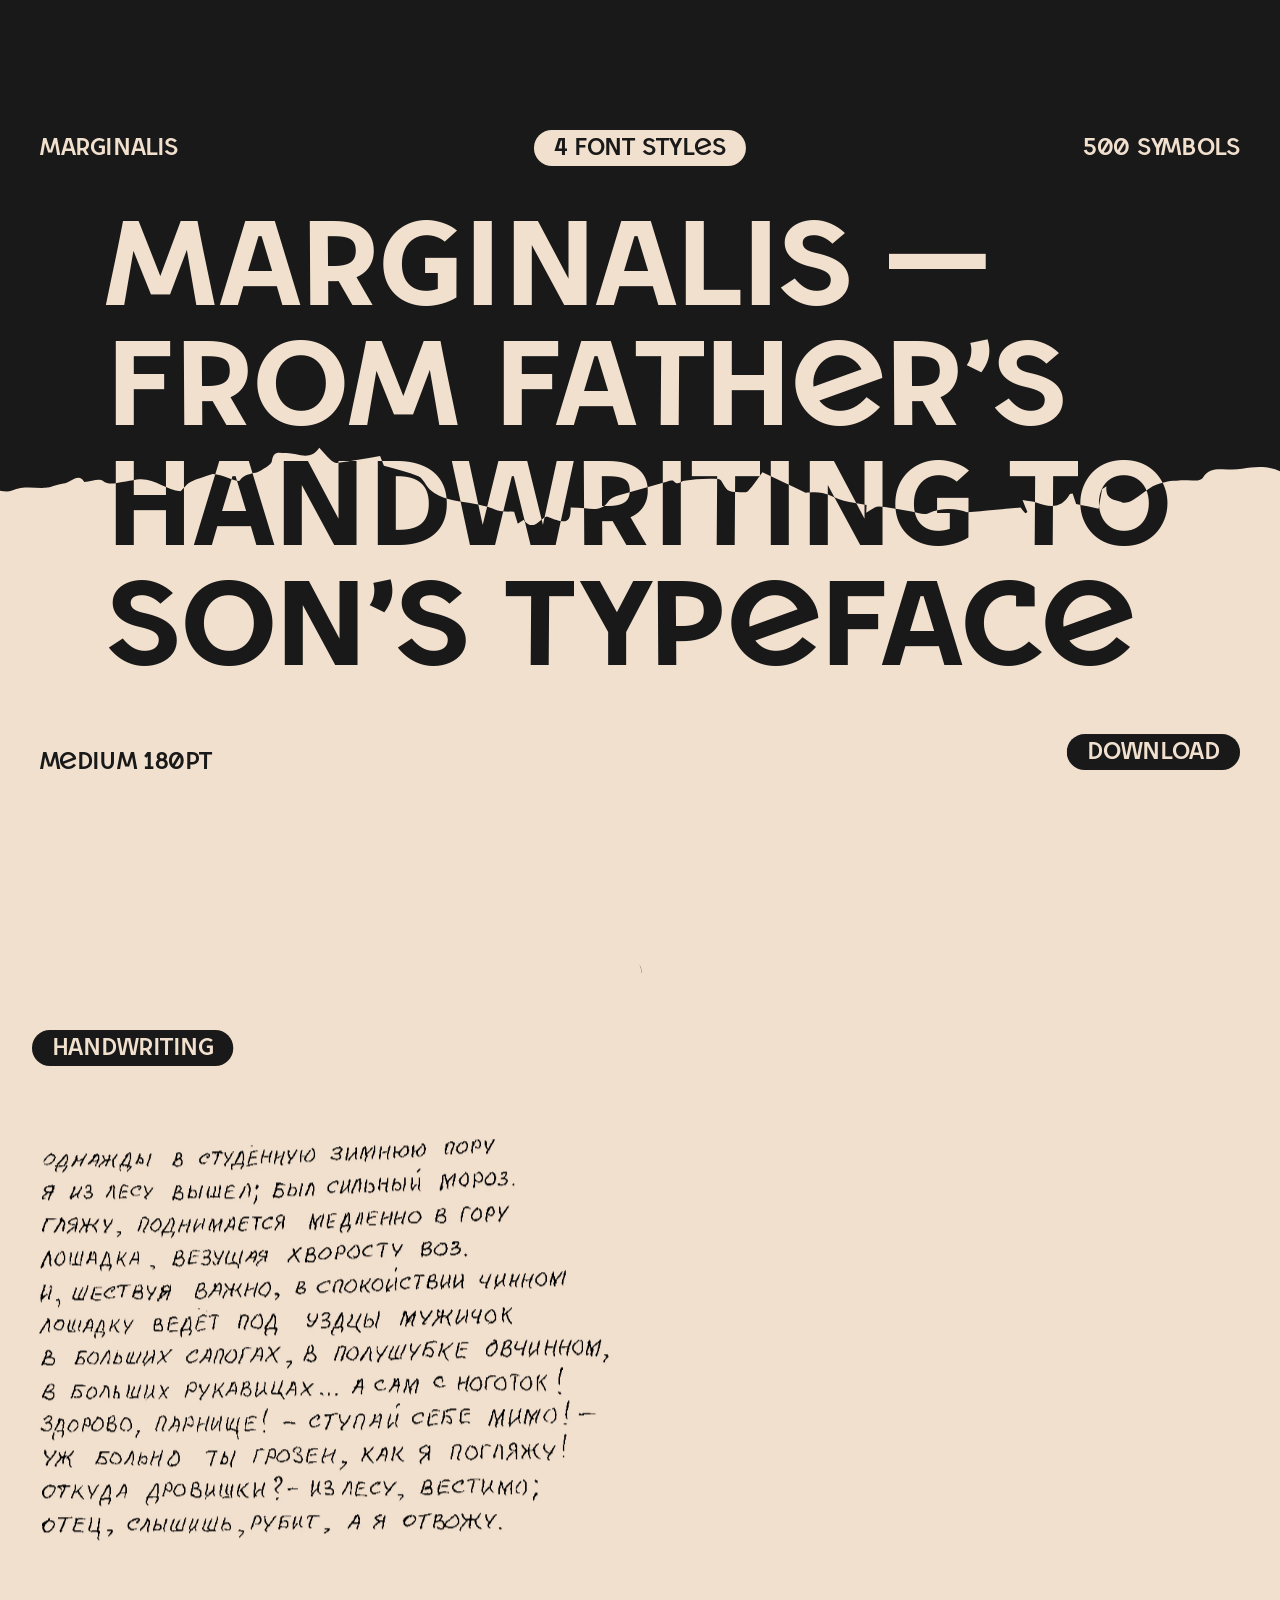
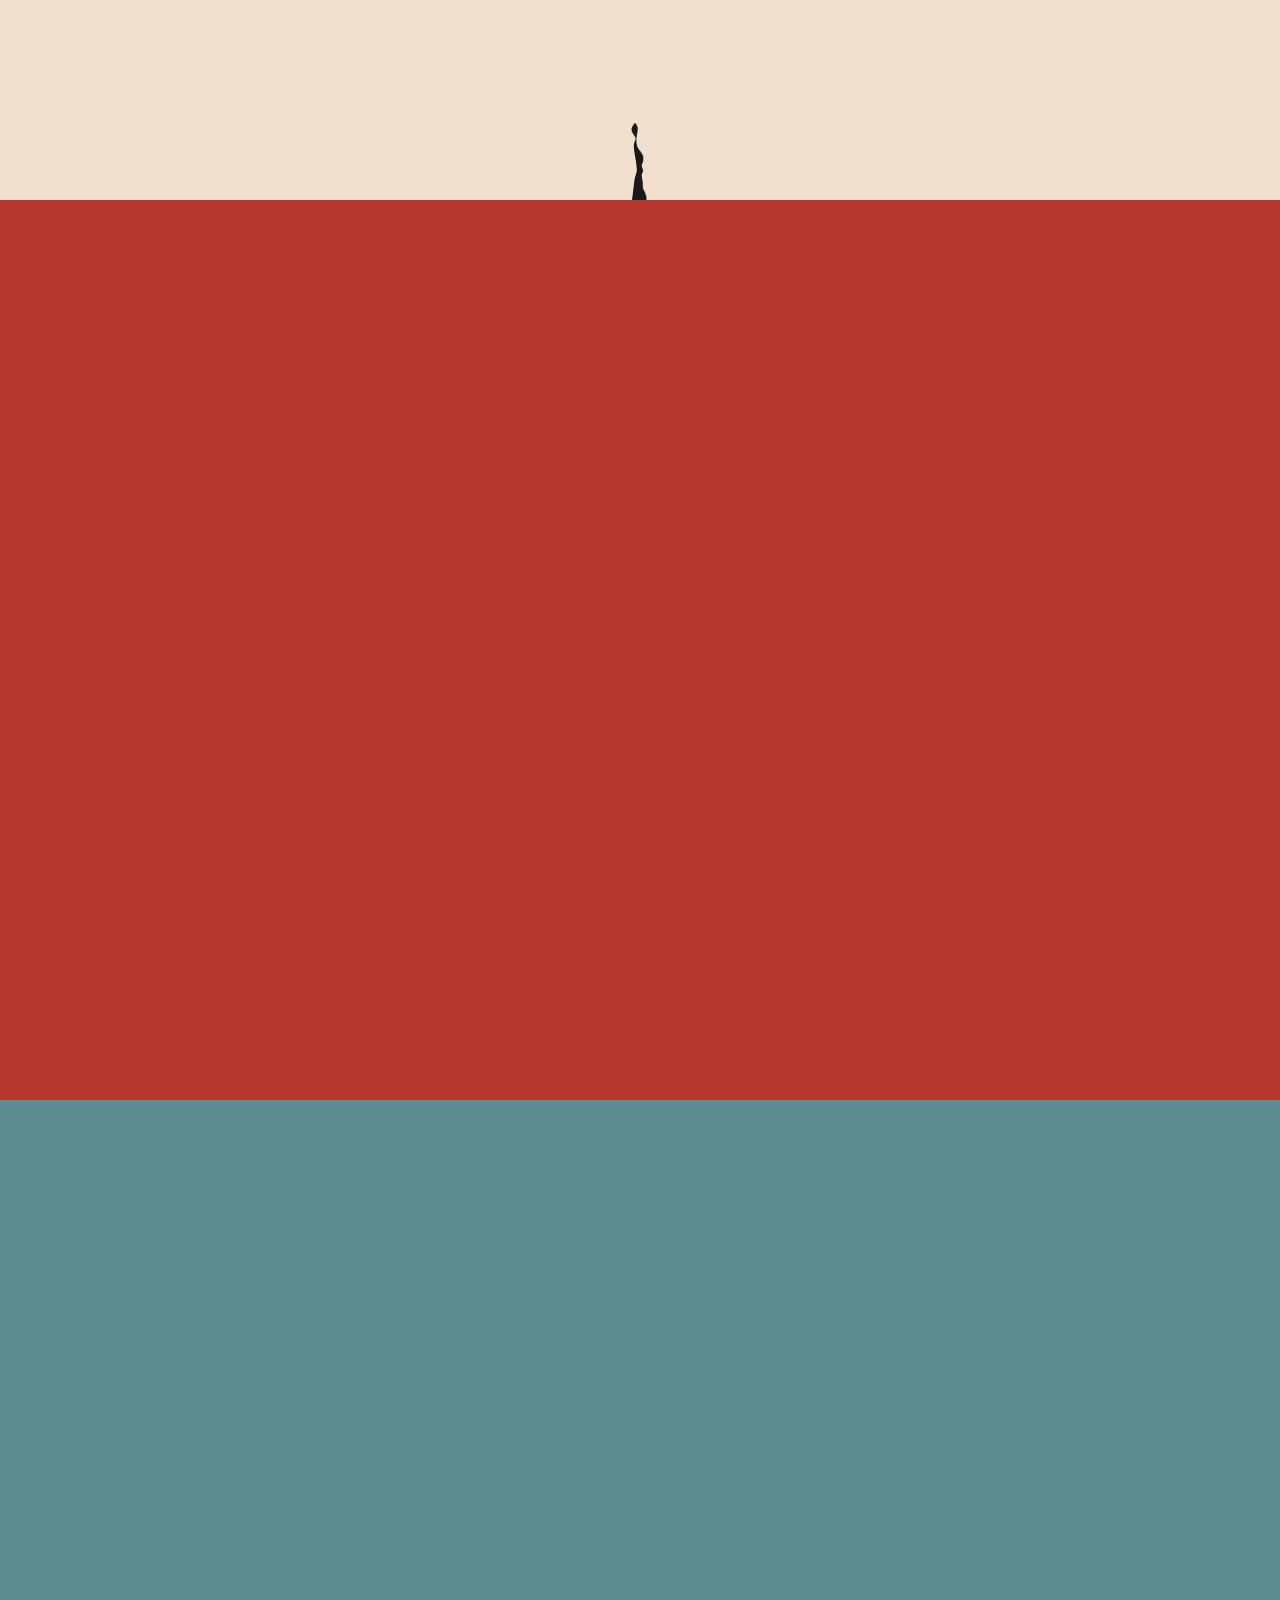
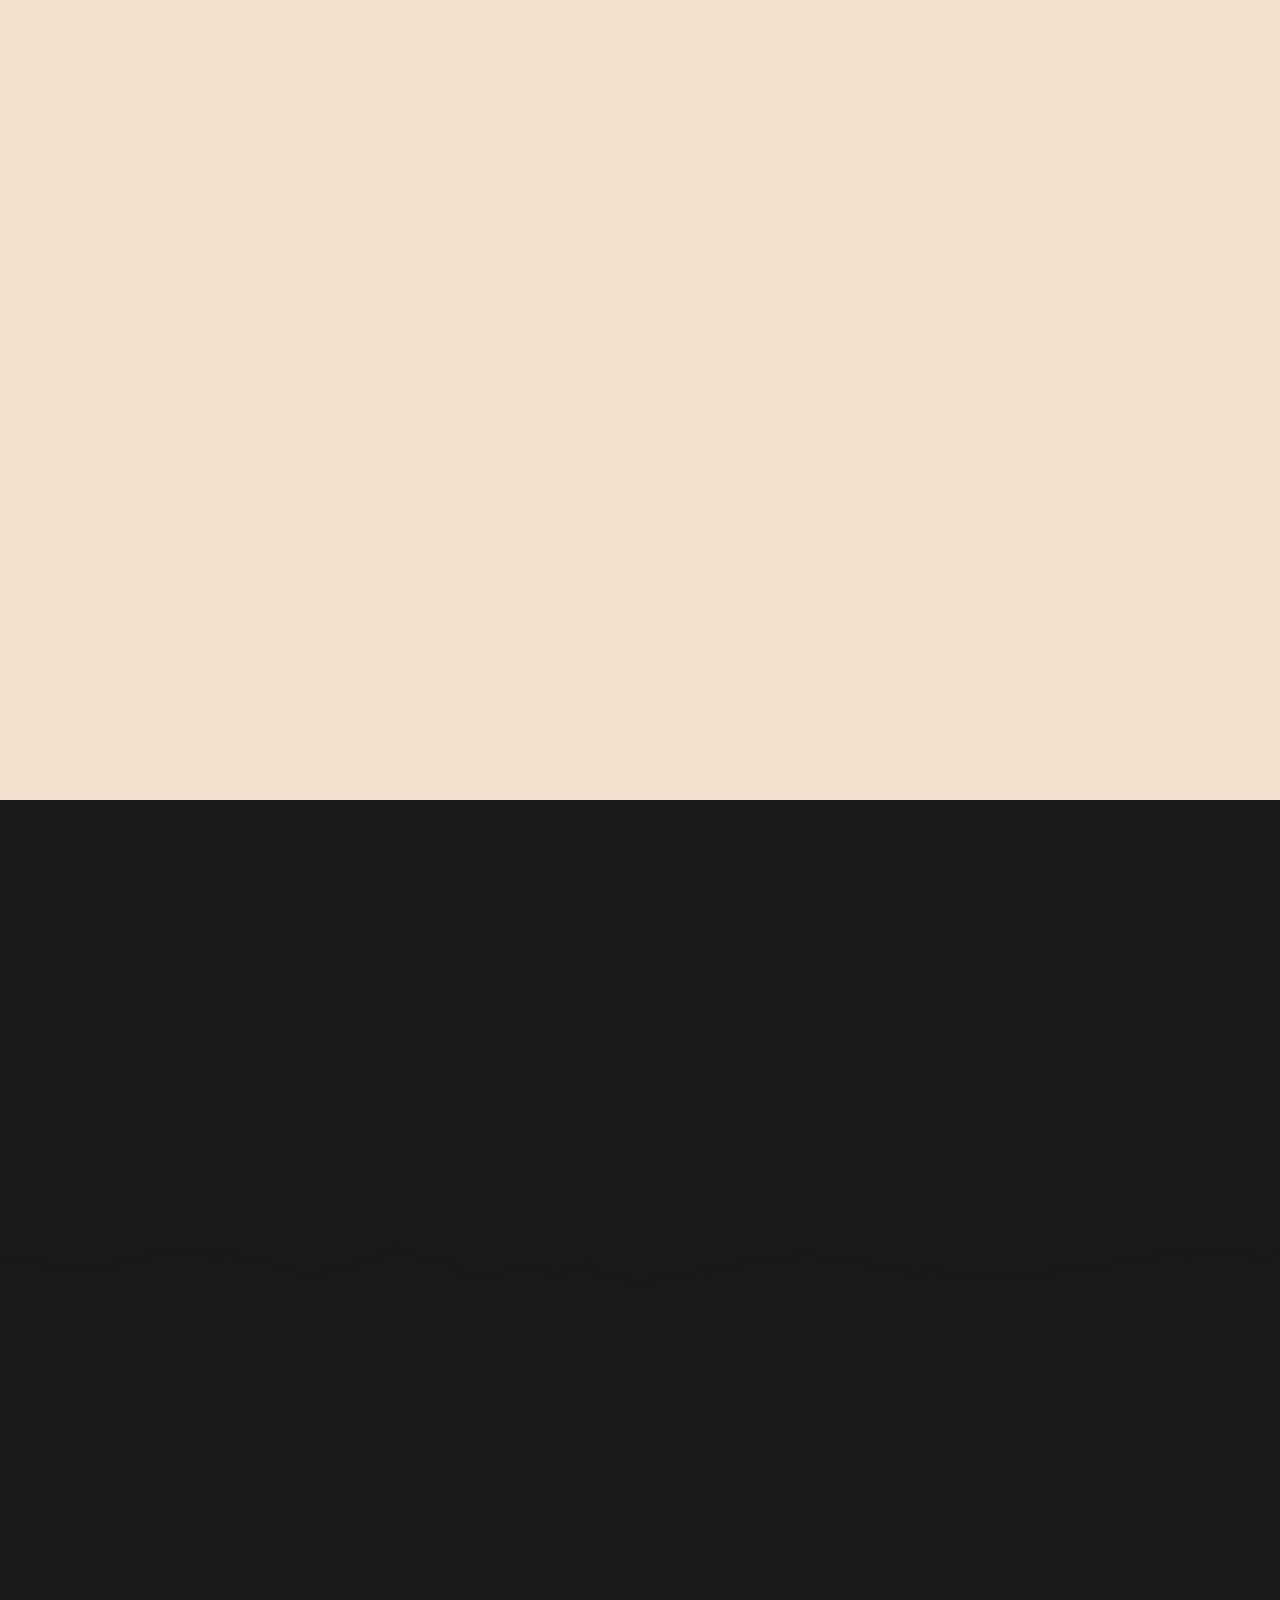
<file: index.html>
<!doctype html>
<html lang="ru">
<head>
<meta charset="utf-8">
<meta name="viewport" content="width=device-width, initial-scale=1">
<!-- iOS: don't turn 1234567890 into a phone link -->
<meta name="format-detection" content="telephone=no, date=no, email=no, address=no">
<title>Marginalis — type specimen</title>
<meta name="description" content="Marginalis — from father’s handwriting to son’s typeface. Type specimen: Regular, Medium, Rounded, Rounded Medium.">
<link rel="icon" href="favicon.svg?v=1" type="image/svg+xml">
<link rel="icon" href="favicon-32.png?v=1" sizes="32x32" type="image/png">
<link rel="apple-touch-icon" href="apple-touch-icon.png?v=1">
<meta name="theme-color" content="#191919">
<!-- link preview (Telegram, WhatsApp, VK, Facebook, X…) -->
<meta property="og:type" content="website">
<meta property="og:site_name" content="Marginalis">
<meta property="og:title" content="Marginalis — type specimen">
<meta property="og:description" content="Marginalis — from father’s handwriting to son’s typeface. Type specimen: Regular, Medium, Rounded, Rounded Medium.">
<meta property="og:url" content="https://marginalis.art/">
<meta property="og:image" content="https://marginalis.art/og.jpg?v=1">
<meta property="og:image:width" content="1200">
<meta property="og:image:height" content="600">
<meta property="og:image:alt" content="Marginalis — 4 font styles">
<meta property="og:locale" content="ru_RU">
<meta name="twitter:card" content="summary_large_image">
<meta name="twitter:image" content="https://marginalis.art/og.jpg?v=1">
<link rel="preload" href="fonts/Marginalis-Regular.woff2?v=20261016e" as="font" type="font/woff2" crossorigin>
<link rel="preload" href="fonts/Marginalis-Medium.woff2?v=20261016e" as="font" type="font/woff2" crossorigin>
<link rel="preload" href="fonts/Marginalis-Rounded.woff2?v=20261016e" as="font" type="font/woff2" crossorigin>
<link rel="preload" href="fonts/Marginalis-RoundedMedium.woff2?v=20261016e" as="font" type="font/woff2" crossorigin>
<link rel="stylesheet" href="styles.css?v=20261016e">
<script>document.documentElement.classList.add('js')</script>
</head>
<body>
<div class="preloader" aria-hidden="true">
  <p class="pl-word">marginalis</p>
  <div class="pl-bar"><i></i></div>
</div>


<main>

<!-- 1 -->
<section class="slide" id="s1" aria-label="Marginalis — from father’s handwriting to son’s typeface">
  <div class="stage">
    <img class="abs paper" src="assets/s1-paper.svg?v=20261016e" alt="">
    <h1 class="abs t title w-medium c-dark">
      <span class="ln a" style="--d:.1s">Marginalis —</span>
      <span class="ln a" style="--d:.22s">from father’s </span>
      <span class="ln a" style="--d:.34s">handwriting to</span>
      <span class="ln a" style="--d:.46s">son’s typeface</span>
    </h1>
    <div class="abs t title w-medium c-cream masked" aria-hidden="true">
      <span class="ln a" style="--d:.1s">Marginalis —</span>
      <span class="ln a" style="--d:.22s">from father’s </span>
      <span class="ln a" style="--d:.34s">handwriting to</span>
      <span class="ln a" style="--d:.46s">son’s typeface</span>
    </div>
    <p class="abs t lbl c-dark a" style="left:60px;top:996px;--d:2.2s" data-m="top:1814px">medium 180pt</p>
    <p class="abs t lbl c-cream a" style="right:60px;top:75px;--anim:fadeDown;--d:.5s">500 symbols</p>
    <div class="chip bg-cream a" style="left:959.59px;top:60px;transform:translateX(-50%);--anim:fadeDown;--d:.35s" data-m="left:60px;top:150px;transform:none"><span class="c-dark">4 font styles</span></div>
    <p class="abs t lbl c-cream a" style="left:60px;top:75px;--anim:fadeDown;--d:.2s">Marginalis</p>
    <div class="tearoff" aria-hidden="true">
      <div class="abs t title w-medium c-cream">
        <span class="ln a" style="--d:.1s">Marginalis —</span>
        <span class="ln a" style="--d:.22s">from father’s </span>
        <span class="ln a" style="--d:.34s">handwriting to</span>
        <span class="ln a" style="--d:.46s">son’s typeface</span>
      </div>
    </div>
    <a class="chip bg-dark dl-m a" href="https://github.com/Bloorgard/marginalis" target="_blank" rel="noopener" style="right:60px;bottom:60px;--anim:fadeIn;--d:2.6s"><span class="c-cream">download</span></a>
  </div>
</section>

<!-- 7 -->
<section class="slide" id="s7" aria-label="Marginalis vs handwriting">
  <div class="stage" style="background:var(--dark)">
    <div class="paper-side" style="position:absolute;inset:0">
      <div class="abs" data-m="display:none" style="left:-580px;top:-600px;width:1500px;height:2280px;background:var(--cream)"></div>
      <img class="abs" src="assets/s7-paper.svg?v=20261016e" alt="" style="left:-123.92px;top:-220px;transform:scaleX(-1)" data-m="left:-13px;top:-353px;transform:rotate(-90deg)">
      <div class="chip bg-dark" style="left:198.59px;top:60px;transform:translateX(-50%)" data-m="left:60px;top:60px;transform:none"><span class="c-cream">handwriting</span></div>
      <img class="abs a" data-m="left:503px;top:206px" src="assets/s7-dot.svg?v=20261016e" alt="" style="left:507px;top:224px;--anim:pop;--d:1.6s">
      <img class="abs a" data-m="left:108px;top:312px" src="assets/s7-dot.svg?v=20261016e" alt="" style="left:112px;top:330px;--anim:pop;--d:1.75s">
      <img class="abs a" data-m="left:380px;top:459px" src="assets/s7-dot.svg?v=20261016e" alt="" style="left:384px;top:477px;--anim:pop;--d:2.2s">
      <img class="abs a" data-m="left:202px;top:413px" src="assets/s7-dot.svg?v=20261016e" alt="" style="left:206px;top:431px;--anim:pop;--d:1.9s">
      <img class="abs a" data-m="left:563px;top:395px" src="assets/s7-dot.svg?v=20261016e" alt="" style="left:567px;top:413px;--anim:pop;--d:2.05s">
      <img class="abs a" data-m="left:93px;top:565px" src="assets/s7-dot.svg?v=20261016e" alt="" style="left:97px;top:583px;--anim:pop;--d:2.35s">
      <img class="abs a" data-m="left:722px;top:602px" src="assets/s7-dot.svg?v=20261016e" alt="" style="left:726px;top:620px;--anim:pop;--d:2.5s">
      <img class="abs a" data-m="left:379px;top:760px" src="assets/s7-dot.svg?v=20261016e" alt="" style="left:383px;top:778px;--anim:pop;--d:2.8s">
      <img class="abs a" data-m="left:159px;top:714px" src="assets/s7-dot.svg?v=20261016e" alt="" style="left:163px;top:732px;--anim:pop;--d:2.65s">
      <img class="abs" src="assets/s7-photo.webp?v=20261016e" alt="Рукописный текст отца" data-m="left:20px;top:170px" style="left:24px;top:188px;width:918px;height:638px;object-fit:cover;object-position:top;mix-blend-mode:multiply">
    </div>
    <div class="chip bg-cream a" data-m="left:60px;top:1030px" style="left:1040px;top:60px;--anim:fadeDown"><span class="c-dark">Marginalis</span></div>
    <div class="abs t c-cream" data-m="left:60px;top:1170px;font-size:36px;line-height:54px" style="left:1040px;top:246px;font-size:33.75px;line-height:50px">
      <span class="ln a" style="--d:.1s">Однажды, в студеную з<span class="hl" style="--d:1.6s">и</span>мнюю пору</span>
      <span class="ln a" style="--d:.15s">Я из лесу вышел; был сильный мороз.</span>
      <span class="ln a" style="--d:.2s">Гля<span class="hl" style="--d:1.75s">ж</span>у, поднимается медленно в гору</span>
      <span class="ln a" style="--d:.25s">Лошадка, везущая хворосту воз.</span>
      <span class="ln a" style="--d:.3s">И шеств<span class="hl" style="--d:1.9s">у</span>я важно, в споко<span class="hl" style="--d:2.05s">й</span>ствии чинном,</span>
      <span class="ln a" style="--d:.35s">Лошадку ведет по<span class="hl" style="--d:2.2s">д</span> уздцы мужичок</span>
      <span class="ln a" style="--d:.4s">В больших сапогах, в полушубке овчинном,</span>
      <span class="ln a" style="--d:.45s">В <span class="hl" style="--d:2.35s">б</span>ольших рукавицах… а сам с ноготок!</span>
      <span class="ln a" style="--d:.5s">Здорово парнище! — Ступай себе <span class="hl" style="--d:2.5s">м</span>имо! — </span>
      <span class="ln a" style="--d:.55s">Уж больно ты грозен, как я погляжу!</span>
      <span class="ln a" style="--d:.6s">Откуд<span class="hl" style="--d:2.65s">а</span> дровишки? — Из лесу, вестимо;</span>
      <span class="ln a" style="--d:.65s">Отец, слышишь, р<span class="hl" style="--d:2.8s">у</span>бит, а я отвожу.</span>
    </div>
    <div class="tearoff" aria-hidden="true"></div>
  </div>
</section>

<!-- 2 -->
<section class="slide" id="s2" aria-label="Part 1: regular + medium">
  <div class="stage" style="background:var(--red)">
    <h2 class="abs t w-medium c-cream" data-split style="left:60px;bottom:142px;font-size:240px;line-height:200px;--base:.3s;--step:.05s" data-m="bottom:300px;font-size:172px;line-height:165px"><span class="ln">regular+</span><span class="ln">medium</span></h2>
    <p class="abs t lbl c-cream a" style="left:60px;top:996px;--d:1s" data-m="top:1830px">Marginalis medium 240pt</p>
    <p class="abs t c-cream a" style="left:60px;top:60px;font-size:45px;line-height:140px;--anim:fadeDown">part 1:</p>
    <div class="rb clip a" data-m="auto" style="left:1574px;top:643px;width:182.638px;height:77.412px;--anim:fly;--fx:500px;--fy:-200px;--fr:220deg;--dur:1.1s;--d:.5s"><div style="transform:rotate(96.75deg)"><img src="assets/s2-clip63.svg?v=20261016e" alt=""></div></div>
    <div class="rb clip a" data-m="auto" style="left:316px;top:196px;width:181.984px;height:74.441px;--anim:fly;--fx:-200px;--fy:-500px;--fr:-200deg;--dur:1.1s;--d:.35s"><div style="transform:rotate(-84.25deg)"><img src="assets/s2-clip67.svg?v=20261016e" alt=""></div></div>
    <div class="rb clip a" data-m="auto" style="left:97px;top:123px;width:186.097px;height:110.235px;--anim:fly;--fx:-400px;--fy:-300px;--fr:180deg;--dur:1.1s;--d:.2s"><div style="transform:rotate(-108.49deg)"><img src="assets/s2-clip65.svg?v=20261016e" alt=""></div></div>
    <div class="rb clip a" data-m="auto" style="left:1730px;top:378px;width:137.138px;height:182.176px;--anim:fly;--fx:400px;--fy:-400px;--fr:-160deg;--dur:1.1s;--d:.45s"><div style="transform:rotate(29.63deg)"><img src="assets/s2-clip68.svg?v=20261016e" alt=""></div></div>
    <div class="rb clip a" data-m="auto" style="left:1750px;top:893px;width:170.171px;height:160.438px;--anim:fly;--fx:300px;--fy:400px;--fr:200deg;--dur:1.1s;--d:.6s"><div style="transform:rotate(48.28deg)"><img src="assets/s2-clip64.svg?v=20261016e" alt=""></div></div>
    <div class="rb clip a" data-m="auto" style="left:97px;top:233px;width:170.171px;height:160.438px;--anim:fly;--fx:-500px;--fy:100px;--fr:-240deg;--dur:1.1s;--d:.3s"><div style="transform:rotate(48.28deg)"><img src="assets/s2-clip64.svg?v=20261016e" alt=""></div></div>
  </div>
</section>

<!-- 3 -->
<section class="slide" id="s3" aria-label="125 symbols, regular">
  <div class="stage" style="background:var(--teal)">
    <div class="abs t glyphs c-cream" data-split data-m="left:60px;top:330px;width:960px;font-size:66px;line-height:110px;letter-spacing:0" style="left:185px;--anim:chPop;--dur:.5s;--step:.012s;--base:.3s">
      <span class="ln">abcdefghijklmnopqr</span>
      <span class="ln">stuvwxyz+−÷=≈×&lt;&gt;#|/</span>
      <span class="ln">абвгдеёжзийклмноп</span>
      <span class="ln">рстуфхцчшщъыьэюя</span>
      <span class="ln">1234567890.,:;-–—_“’«»</span>
      <span class="ln">*()[]{}@&amp;©№$€₽%!?</span>
    </div>
    <div class="chip bg-cream a" style="left:329.59px;top:115px;transform:translateX(-50%);--anim:pop" data-m="left:70px;top:190px;transform:none"><span class="c-dark">125 symbols</span></div>
    <p class="abs t lbl c-cream a" style="left:185px;top:937px;--d:1.6s" data-m="left:70px;top:1810px">Marginalis regular 90pt</p>
  </div>
</section>

<!-- 4 -->
<section class="slide" id="s4" aria-label="Details: мужские джинсы">
  <div class="stage" style="background:var(--cream)">
    <img class="abs a" src="assets/s4-hline.svg?v=20261016e" alt="" data-m="left:-295px;top:1077.5px" style="left:125px;top:792.5px;--anim:wipeX;--dur:1.2s;--d:.3s">
    <img class="abs a" src="assets/s4-hline.svg?v=20261016e" alt="" data-m="left:-295px;top:958.5px" style="left:125px;top:585.5px;--anim:wipeX;--dur:1.2s;--d:.2s">
    <img class="abs a" src="assets/s4-hline.svg?v=20261016e" alt="" data-m="left:-295px;top:877.5px" style="left:125px;top:492.5px;--anim:wipeX;--dur:1.2s;--d:.1s">
    <img class="abs a" src="assets/s4-hline.svg?v=20261016e" alt="" data-m="left:-295px;top:758.5px" style="left:125px;top:285.5px;--anim:wipeX;--dur:1.2s;--d:0s">
    <p class="abs t lbl c-dark a" style="left:1558px;top:169px;--anim:fadeIn;--d:2.4s" data-m="font-size:34px;line-height:44px;left:884px;top:650px"><span class="ln">unicase </span><span class="ln">e form</span></p>
    <p class="abs t lbl c-dark a" style="left:1127px;top:169px;--anim:fadeIn;--d:2.25s" data-m="font-size:34px;line-height:44px;left:auto;right:464.7px;top:650px;text-align:right"><span class="ln">low</span><span class="ln">contrast</span></p>
    <p class="abs t lbl c-dark a" style="left:627px;top:169px;--anim:fadeIn;--d:1.8s" data-m="font-size:34px;line-height:44px;left:auto;right:748.1px;top:650px;text-align:right"><span class="ln">letters </span><span class="ln">with crossbar</span></p>
    <p class="abs t lbl c-dark a" style="left:1243px;bottom:170px;--anim:fadeIn;--d:2.1s" data-m="font-size:34px;line-height:44px;left:703.5px;bottom:727px"><span class="ln">vertical</span><span class="ln">terminal</span></p>
    <p class="abs t lbl c-dark a" style="left:799px;bottom:170px;--anim:fadeIn;--d:1.95s" data-m="font-size:34px;line-height:44px;left:auto;right:650.6px;bottom:727px;text-align:right"><span class="ln">Squarish </span><span class="ln">letterforms</span></p>
    <img class="abs a" src="assets/s4-vline.svg?v=20261016e" alt="" data-m="left:870px;top:650px" style="left:1543.5px;top:169px;--anim:wipeY;--dur:.5s;--d:2.3s">
    <img class="abs a" src="assets/s4-vline.svg?v=20261016e" alt="" data-m="left:625.8px;top:650px" style="left:1112.5px;top:169px;--anim:wipeY;--dur:.5s;--d:2.15s">
    <img class="abs a" src="assets/s4-vline.svg?v=20261016e" alt="" data-m="left:342.4px;top:650px" style="left:612.5px;top:169px;--anim:wipeY;--dur:.5s;--d:1.7s">
    <img class="abs a" src="assets/s4-vline.svg?v=20261016e" alt="" data-m="left:691.5px;top:1090px" style="left:1228.5px;top:807px;--anim:wipeUp;--dur:.5s;--d:2s">
    <img class="abs a" src="assets/s4-vline.svg?v=20261016e" alt="" data-m="left:439.9px;top:1090px" style="left:784.5px;top:807px;--anim:wipeUp;--dur:.5s;--d:1.85s">
    <p class="abs t lbl c-dark a" style="left:125px;top:886px;--d:2.6s" data-m="left:60px;top:1700px">Marginalis regular 300pt</p>
    <h2 class="abs t c-dark" data-split style="left:960px;top:285.5px;transform:translateX(-50%);font-size:300px;line-height:300px;text-align:center;--base:.6s;--step:.05s" data-m="left:540px;top:760px;font-size:170px;line-height:200px">
      <span class="ln">мужские</span><span class="ln">джинсы</span>
    </h2>
    <img class="abs a" src="assets/s4-circle.svg?v=20261016e" alt="" data-m="left:341.7px;top:762px;transform:scale(.5667)" style="left:654px;top:333px;--anim:pop;--d:1.6s">
    <img class="abs a" src="assets/s4-circle.svg?v=20261016e" alt="" data-m="left:714.8px;top:893.5px;transform:scale(.5667)" style="left:1312px;top:565px;--anim:pop;--d:1.75s">
    <img class="abs a" src="assets/s4-circle.svg?v=20261016e" alt="" data-m="left:406.8px;top:973.4px;transform:scale(.5667)" style="left:769px;top:706px;--anim:pop;--d:1.9s">
  </div>
</section>

<!-- 5 -->
<section class="slide" id="s5" aria-label="Back home — collage">
  <div class="stage" style="background:var(--dark)">
    <div class="beads" style="position:absolute;inset:0;pointer-events:none" data-m="transform:translate(-689.8px,726.5px)">
      <img class="abs a" src="assets/s5-bead.svg?v=20261016e" alt="" style="left:1236px;top:808px;--anim:pop;--dur:.4s;--d:1.6s">
      <img class="abs a" src="assets/s5-bead.svg?v=20261016e" alt="" style="left:1252px;top:819px;--anim:pop;--dur:.4s;--d:1.64s">
      <img class="abs a" src="assets/s5-bead.svg?v=20261016e" alt="" style="left:1265px;top:832px;--anim:pop;--dur:.4s;--d:1.68s">
      <img class="abs a" src="assets/s5-bead.svg?v=20261016e" alt="" style="left:1277px;top:847px;--anim:pop;--dur:.4s;--d:1.72s">
      <img class="abs a" src="assets/s5-bead.svg?v=20261016e" alt="" style="left:1280px;top:866px;--anim:pop;--dur:.4s;--d:1.76s">
      <img class="abs a" src="assets/s5-bead.svg?v=20261016e" alt="" style="left:1280px;top:885px;--anim:pop;--dur:.4s;--d:1.8s">
      <img class="abs a" src="assets/s5-bead.svg?v=20261016e" alt="" style="left:1277px;top:904px;--anim:pop;--dur:.4s;--d:1.84s">
      <img class="abs a" src="assets/s5-bead.svg?v=20261016e" alt="" style="left:1267px;top:921px;--anim:pop;--dur:.4s;--d:1.88s">
      <img class="abs a" src="assets/s5-bead.svg?v=20261016e" alt="" style="left:1253px;top:933px;--anim:pop;--dur:.4s;--d:1.92s">
      <img class="abs a" src="assets/s5-bead.svg?v=20261016e" alt="" style="left:1238px;top:943px;--anim:pop;--dur:.4s;--d:1.96s">
      <img class="abs a" src="assets/s5-bead.svg?v=20261016e" alt="" style="left:1223px;top:953px;--anim:pop;--dur:.4s;--d:2s">
      <img class="abs a" src="assets/s5-bead.svg?v=20261016e" alt="" style="left:1206px;top:963px;--anim:pop;--dur:.4s;--d:2.04s">
      <img class="abs a" src="assets/s5-bead.svg?v=20261016e" alt="" style="left:1190px;top:973px;--anim:pop;--dur:.4s;--d:2.08s">
      <img class="abs a" src="assets/s5-bead.svg?v=20261016e" alt="" style="left:1172px;top:973px;--anim:pop;--dur:.4s;--d:2.12s">
      <img class="abs a" src="assets/s5-bead.svg?v=20261016e" alt="" style="left:1155px;top:966px;--anim:pop;--dur:.4s;--d:2.16s">
      <img class="abs a" src="assets/s5-bead.svg?v=20261016e" alt="" style="left:1148px;top:948px;--anim:pop;--dur:.4s;--d:2.2s">
      <img class="abs a" src="assets/s5-bead.svg?v=20261016e" alt="" style="left:1148px;top:931px;--anim:pop;--dur:.4s;--d:2.24s">
      <img class="abs a" src="assets/s5-bead.svg?v=20261016e" alt="" style="left:1152px;top:913px;--anim:pop;--dur:.4s;--d:2.28s">
      <img class="abs a" src="assets/s5-bead.svg?v=20261016e" alt="" style="left:1155px;top:896px;--anim:pop;--dur:.4s;--d:2.32s">
    </div>
    <div class="rb a" data-drag data-m="left:379.2px;top:1333.5px;transform:scale(1.12)" style="left:1069px;top:607px;width:480.965px;height:277.535px;--anim:pop;--d:1.3s">
      <img class="sticker-img" src="assets/s5-sticker.webp?v=20261016e" alt="back home" style="position:absolute;left:-60px;top:-60px;width:600px;height:397px">
    </div>
    <div class="rb a" data-drag="big" data-m="left:111.8px;top:556.5px;transform:scale(.93)" style="left:495.13px;top:74.22px;width:958.135px;height:606.674px;--anim:drop;--fy:-220px;--fr:6deg;--d:.1s">
      <div class="photo-frame" style="transform:rotate(2deg)">
        <div class="abs" style="left:-.16px;top:-440.75px;width:901.628px;height:1352.276px">
          <img class="abs" src="assets/s5-photo1.webp?v=20261016e" alt="" style="inset:0;width:100%;height:100%;object-fit:cover">
          <img class="abs" src="assets/s5-photo2.webp?v=20261016e" alt="" style="inset:0;width:100%;height:100%;object-fit:cover;object-position:bottom">
        </div>
      </div>
    </div>
    <div class="stamp a" data-drag data-m="transform:scale(.75) translate(-863.8px,47.6px);transform-origin:783.2px 334.6px" style="position:absolute;inset:0;pointer-events:none;--anim:drop;--fx:200px;--fy:-200px;--fr:14deg;--d:.35s">
      <img class="abs" src="assets/s5-stamp-paper.svg?v=20261016e" alt="" style="left:1434px;top:33px">
      <div class="rb" style="left:1596.47px;top:111.05px;width:136.337px;height:156.914px;transform:translateX(-50%)"><p class="t" style="transform:rotate(9.41deg);font-size:200px;line-height:300px;color:transparent;-webkit-text-stroke:5px var(--dark)">5</p></div>
      <div class="rb" style="left:1724.26px;top:123.93px;width:140.878px;height:56.922px;transform:translateX(-50%)"><p class="t c-dark" style="transform:rotate(9.41deg);font-size:50px;line-height:300px">euro</p></div>
      <div class="rb" style="left:1498.23px;top:396.16px;width:168.502px;height:61.499px"><p class="t c-dark" style="transform:rotate(9.41deg);font-size:50px;line-height:300px">stamp</p></div>
      <div class="rb" style="left:1514.3px;top:153.79px;width:266.801px;height:266.801px"><div style="width:232px;height:232px;transform:rotate(9.41deg)"><img src="assets/s5-stamp-arrow.svg?v=20261016e" alt="" style="position:absolute;left:-2.5px;top:-2.5px"></div></div>
    </div>
    <div class="rb clip a" data-drag data-m="display:none" style="left:213px;top:277px;width:160.929px;height:169.775px;--anim:fly;--fx:-400px;--fy:-200px;--d:.9s"><div style="transform:rotate(42.02deg)"><img src="assets/s5-clip60.svg?v=20261016e" alt=""></div></div>
    <div class="rb clip a" data-drag data-m="left:73.4px;top:1678.1px" style="left:67px;top:896px;width:185.628px;height:119.095px;--anim:fly;--fx:-300px;--fy:300px;--d:1s"><div style="transform:rotate(111.95deg)"><img src="assets/s5-clip61.svg?v=20261016e" alt=""></div></div>
    <div class="rb clip a" data-drag data-m="left:807.8px;top:1214.3px" style="left:1678px;top:559px;width:184.332px;height:86.618px;--anim:fly;--fx:400px;--fy:0px;--d:1.05s"><div style="transform:rotate(99.91deg) scaleY(-1)"><img src="assets/s5-clip65.svg?v=20261016e" alt=""></div></div>
    <div class="rb clip a" data-drag data-m="display:none" style="left:301px;top:917px;width:182.638px;height:77.412px;--anim:fly;--fx:-100px;--fy:400px;--d:1.1s"><div style="transform:rotate(96.75deg)"><img src="assets/s5-clip63.svg?v=20261016e" alt=""></div></div>
    <div class="rb clip a" data-drag data-m="left:145.9px;top:1491.3px" style="left:135px;top:727px;width:120.405px;height:185.497px;--anim:fly;--fx:-400px;--fy:100px;--d:1.15s"><div style="transform:rotate(-22.48deg)"><img src="assets/s5-clip62.svg?v=20261016e" alt=""></div></div>
    <div class="rb clip a" data-drag data-m="left:878.1px;top:1726.0px" style="left:1732px;top:855px;width:170.171px;height:160.438px;--anim:fly;--fx:300px;--fy:400px;--d:1.2s"><div style="transform:rotate(48.28deg)"><img src="assets/s5-clip64.svg?v=20261016e" alt=""></div></div>
    <div class="rb a" data-drag="big" data-m="left:71.4px;top:859.3px;transform:scale(1.19)" style="left:293px;top:435px;width:747.609px;height:503.096px;--anim:drop;--fx:-160px;--fy:200px;--fr:-12deg;--d:.6s">
      <div class="card-house" style="transform:rotate(5.88deg)">
        <img class="abs" src="assets/s5-house.svg?v=20261016e" alt="" style="left:20px;top:109px">
        <p class="abs t lbl c-dark" style="left:20px;bottom:20px;line-height:33px"><span class="ln">english school</span><span class="ln">lessons</span></p>
        <p class="abs t lbl c-dark" style="right:20px;bottom:20px">07 pm</p>
        <p class="abs t lbl c-dark" style="right:577px;bottom:389px">09 am</p>
        <img class="abs" src="assets/s5-roof.svg?v=20261016e" alt="" style="left:31px;top:18px">
        <img class="abs" src="assets/s5-window.svg?v=20261016e" alt="" style="left:109.5px;top:158.5px">
        <img class="abs" src="assets/s5-door.svg?v=20261016e" alt="" style="left:232.5px;top:158.5px">
        <img class="abs" src="assets/s5-chimney.svg?v=20261016e" alt="" style="left:405.5px;top:39.5px">
        <img class="abs" src="assets/s5-window.svg?v=20261016e" alt="" style="left:421.5px;top:158.5px">
        <img class="abs" src="assets/s5-smoke.svg?v=20261016e" alt="" style="left:488.07px;top:15.68px">
      </div>
    </div>
    <img class="abs a" data-drag data-m="display:none" src="assets/s5-tape-bottom.svg?v=20261016e" alt="" style="left:557px;top:878px;--anim:stick;--dur:.75s;--ez:cubic-bezier(.3,.7,.2,1);--fr:-9deg;--d:1.45s">
    <div class="rb dot a" data-drag data-m="left:59.4px;top:330.7px;transform:scale(1.1)" style="left:37px;top:80px;width:123px;height:123px;--anim:pop;--d:1.5s"><div><img src="assets/s5-dot-teal.svg?v=20261016e" alt=""><span class="t c-cream">3</span></div></div>
    <div class="rb dot a" data-drag data-m="display:none" style="left:214px;top:539px;width:123px;height:123px;--anim:pop;--d:1.55s"><div><img src="assets/s5-dot-teal.svg?v=20261016e" alt=""><span class="t c-cream">1</span></div></div>
    <div class="rb dot a" data-drag data-m="left:592.2px;top:39.6px;transform:scale(1.1)" style="left:1806px;top:173px;width:159.407px;height:159.407px;--anim:pop;--d:1.6s"><div style="transform:rotate(21.41deg)"><img src="assets/s5-dot-teal.svg?v=20261016e" alt=""><span class="t c-cream">3</span></div></div>
    <div class="rb dot a" data-drag data-m="left:155.1px;top:352.2px;transform:scale(1.1)" style="left:119px;top:97px;width:156.896px;height:156.896px;--anim:pop;--d:1.65s"><div style="transform:rotate(-19.42deg)"><img src="assets/s5-dot-red.svg?v=20261016e" alt=""><span class="t c-cream">5</span></div></div>
    <div class="rb dot a" data-drag data-m="left:748.7px;top:1605.7px;transform:scale(1.25)" style="left:1604px;top:786px;width:156.896px;height:156.896px;--anim:pop;--d:1.7s"><div style="transform:rotate(-19.42deg)"><img src="assets/s5-dot-red.svg?v=20261016e" alt=""><span class="t c-cream">5</span></div></div>
    <div class="rb dot a" data-drag data-m="left:73.7px;top:539.7px;transform:scale(1.1)" style="left:46.31px;top:263.31px;width:163.184px;height:163.184px;--anim:pop;--d:1.75s"><div style="transform:rotate(24.74deg)"><img src="assets/s5-dot-cream.svg?v=20261016e" alt=""><span class="t c-red">8</span></div></div>
    <div class="rb dot a" data-drag data-m="left:226.3px;top:256.0px;transform:scale(1.1)" style="left:184px;top:11px;width:138.15px;height:138.15px;--anim:pop;--d:1.8s"><div style="transform:rotate(7.58deg)"><img src="assets/s5-dot-cream.svg?v=20261016e" alt=""><span class="t c-dark">4</span></div></div>
    <div class="rb dot a" data-drag data-m="left:638.6px;top:1693.2px;transform:scale(1.25)" style="left:1519px;top:859px;width:138.15px;height:138.15px;--anim:pop;--d:1.85s"><div style="transform:rotate(7.58deg)"><img src="assets/s5-dot-cream.svg?v=20261016e" alt=""><span class="t c-dark">6</span></div></div>
    <img class="abs a" data-drag data-m="left:496.8px;top:553.8px;transform:rotate(9.33deg)" src="assets/s5-tape1.svg?v=20261016e" alt="" style="left:1189.93px;top:277.38px;transform:rotate(9.33deg);--anim:stick;--dur:.75s;--ez:cubic-bezier(.3,.7,.2,1);--fr:7deg;--d:1.1s">
    <div class="rb dot a" data-drag data-m="left:513.6px;top:131.2px;transform:scale(1.1)" style="left:1737px;top:260px;width:127.033px;height:127.033px;--anim:pop;--d:1.9s"><div style="transform:rotate(1.91deg)"><img src="assets/s5-dot-red.svg?v=20261016e" alt=""><span class="t c-cream">2</span></div></div>
    <img class="abs a" data-drag data-m="display:none" src="assets/s5-tape2.svg?v=20261016e" alt="" style="left:693.19px;top:449.53px;transform:rotate(11.86deg);--anim:stick;--dur:.75s;--ez:cubic-bezier(.3,.7,.2,1);--fr:-5deg;--d:1.2s">
    <img class="abs a" data-drag data-m="display:none" src="assets/s5-tape3.svg?v=20261016e" alt="" style="left:913px;top:569.1px;--anim:stick;--dur:.75s;--ez:cubic-bezier(.3,.7,.2,1);--fr:10deg;--d:1.3s">
    <img class="abs a" data-drag src="assets/s5-tape4.svg?v=20261016e" alt="" data-m="left:-62.9px;top:786.4px;transform:rotate(-27.85deg) scale(1.12)" style="left:72.39px;top:133.11px;transform:rotate(-27.85deg);--anim:stick;--dur:.75s;--ez:cubic-bezier(.3,.7,.2,1);--fr:-7deg;--d:.9s">
    <img class="abs a" data-drag src="assets/s5-tape5.svg?v=20261016e" alt="" data-m="display:none" style="left:265.9px;top:131px;--anim:stick;--dur:.75s;--ez:cubic-bezier(.3,.7,.2,1);--fr:6deg;--d:1s">
    <img class="abs a" data-drag data-m="left:412.7px;top:486.1px;transform:rotate(13.88deg)" src="assets/s5-tape6.svg?v=20261016e" alt="" style="left:1317.79px;top:384.89px;transform:rotate(13.88deg);--anim:stick;--dur:.75s;--ez:cubic-bezier(.3,.7,.2,1);--fr:-10deg;--d:1.25s">
    <button class="chip hint bg-cream a" type="button" style="left:960px;top:36px;transform:translateX(-50%);--anim:fadeIn;--d:2.6s" data-m="left:540px;top:1830px"><span class="c-dark">можно перетащить</span></button>
  </div>
</section>

<!-- 6 -->
<section class="slide" id="s6" aria-label="ёж!">
  <div class="stage" style="background:var(--red)">
    <h2 class="abs t w-medium c-cream" data-split data-m="left:540px;bottom:770px;font-size:380px" style="left:980px;bottom:294px;transform:translateX(-50%);font-size:650px;line-height:150px;--anim:bounceIn;--dur:1.2s;--ez:linear;--base:.5s;--step:.18s">ёж!</h2>
    <img class="abs a" src="assets/s6-dash.svg?v=20261016e" alt="" data-m="left:-295px;top:1148.5px" style="left:125px;top:784.5px;--anim:wipeX;--dur:1.2s">
    <img class="abs a" src="assets/s6-dash.svg?v=20261016e" alt="" data-m="left:-295px;top:882.5px" style="left:125px;top:331.5px;--anim:wipeX;--dur:1.2s;--d:.1s">
    <img class="abs a" src="assets/s6-dash.svg?v=20261016e" alt="" data-m="left:-295px;top:844.5px" style="left:125px;top:266.5px;--anim:wipeX;--dur:1.2s;--d:.2s">
    <p class="abs t lbl c-cream a" style="left:721px;top:849px;--anim:fadeUp;--d:1.6s" data-m="left:540px;top:1213px;transform:translateX(-50%)">Marginalis medium 650pt</p>
    <div class="chip bg-dark a" data-m="left:80px;top:1118px" style="left:165.59px;top:759px;transform:translateX(-50%);--anim:fadeLeft;--d:.3s"><span class="c-cream">0</span></div>
    <div class="chip bg-dark a" data-m="left:95px;top:852px" style="left:185.59px;top:305px;transform:translateX(-50%);--anim:fadeLeft;--d:.4s"><span class="c-cream">700</span></div>
    <div class="chip bg-dark a" data-m="left:1000px;top:814px" style="left:186.09px;top:241px;transform:translateX(-50%);--anim:fadeLeft;--d:.5s"><span class="c-cream">800</span></div>
  </div>
</section>

<!-- 8 -->
<section class="slide" id="s8" aria-label="Tom Rosenthal — You Might Find Yours">
  <div class="stage" style="background:var(--cream)">
    <div class="abs" style="inset:0">
    <div class="abs t c-dark" data-m="display:none" style="left:76px;top:220px;width:1769px;font-size:150px;line-height:140px;white-space:normal">
      <span class="ln a" style="white-space:pre;--anim:fadeLeft;--d:.2s">the people </span>
      <span class="ln a" style="white-space:pre;--anim:fadeLeft;--d:.7s">            that we meet </span>
      <span class="ln a" style="white-space:pre;--anim:fadeLeft;--d:1.2s">the smells,   </span>
      <span class="ln a" style="white-space:pre;--anim:fadeLeft;--d:1.7s">                the sounds,</span>
      <span class="ln a" style="white-space:pre;--anim:fadeLeft;--d:2.2s">the sights, the skies</span>
    </div>
    <div class="abs t c-dark monly" style="left:55px;top:754px;font-size:99px;line-height:113px">
      <span class="ln a" style="white-space:pre;--anim:fadeLeft;--d:.2s">the people </span>
      <span class="ln a" style="white-space:pre;--anim:fadeLeft;--d:.6s">     that we meet </span>
      <span class="ln a" style="white-space:pre;--anim:fadeLeft;--d:1s">the smells,   </span>
      <span class="ln a" style="white-space:pre;--anim:fadeLeft;--d:1.4s">        the sounds,</span>
      <span class="ln a" style="white-space:pre;--anim:fadeLeft;--d:1.8s">the sights, </span>
      <span class="ln a" style="white-space:pre;--anim:fadeLeft;--d:2.2s">             the skies</span>
    </div>
    <div class="abs a" data-m="left:703px;top:738px;width:148px;height:93px" style="left:1063px;top:164px;width:258px;height:161px;overflow:hidden;--anim:pop;--d:.5s"><img class="abs" src="assets/s8-sprite.webp?v=20261016e" alt="" style="height:857.14%;left:-25.33%;top:-496.43%;width:398.22%"></div>
    <div class="abs a" data-m="left:55px;top:864px;width:132px;height:82px" style="left:333px;top:333px;width:258px;height:161px;overflow:hidden;--anim:pop;--d:.95s"><img class="abs" src="assets/s8-sprite.webp?v=20261016e" alt="" style="height:857.14%;left:-151.92%;top:-496.43%;width:398.22%"></div>
    <div class="abs a" data-m="left:723px;top:976px;width:126px;height:77px" style="left:1072px;top:484px;width:226px;height:136px;border-radius:2px;overflow:hidden;--anim:pop;--d:1.5s"><img class="abs" src="assets/s8-sprite.webp?v=20261016e" alt="" style="height:920%;left:-289.75%;top:-536.1%;width:414.28%"></div>
    <div class="abs a" data-m="left:121px;top:1067px;width:159px;height:99px" style="left:564px;top:599px;width:243px;height:150px;overflow:hidden;--anim:pop;--d:1.95s"><img class="abs" src="assets/s8-sprite.webp?v=20261016e" alt="" style="height:868.57%;left:-275.56%;top:-619.26%;width:398.22%"></div>
    </div>
    <p class="abs t c-dark a" data-m="left:55px;top:482px;font-size:65px;line-height:71.5px;white-space:normal;width:1000px" style="left:76px;top:148px;font-size:45px;line-height:140px;--anim:fadeDown">Tom Rosenthal <br class="mbr">‘You Might Find Yours’</p>
  </div>
</section>

<!-- 9 -->
<section class="slide" id="s9" aria-label="Маргиналии / Marginalia">
  <div class="stage" style="background:var(--dark)">
    <div class="abs" data-m="left:0;bottom:-400px;height:1360px;width:1080px" style="left:-500px;bottom:-600px;width:2920px;height:1140px;background:var(--cream)"></div>
    <img class="abs" src="assets/s9-tear.svg?v=20261016e" alt="" data-m="left:-305px;top:-992px" style="left:90.1px;top:-1412px;transform:rotate(-90deg)">
    <p class="abs t c-cream a" data-m="left:60px;top:200px;width:960px;font-size:56px;line-height:68px" style="left:171px;top:144px;width:1584px;font-size:60px;line-height:70px;white-space:normal;--d:.15s"><span class="ulw">Маргиналии</span> <span class="c-teal">(от лат. margo «край»)</span> — рисунки и записи на полях книг, рукописей, писем[1], содержащие комментарии, толкования, мнения относительно фрагментов текста или мысли, вызванные ими</p>
    <img class="abs a" data-m="display:none" src="assets/s9-wave.svg?v=20261016e" alt="" style="left:159.5px;top:190.5px;--anim:wipeX;--dur:.8s;--d:.9s">
    <img class="abs a" data-m="display:none" src="assets/s9-asterisk.svg?v=20261016e" alt="" style="left:1736.5px;top:195.5px;--anim:pop;--d:1.1s">
    <p class="abs t c-dark a after-tear" data-m="left:60px;top:1190px;width:960px;font-size:56px;line-height:68px" style="left:162px;top:685px;width:1587px;font-size:60px;line-height:70px;white-space:normal;--d:1.2s">Marginalia (or apostils) are marks made<br class="dbr"> in the <span class="ul">margins</span> of a book or other document. They may be scribbles, comments, <span class="ul">glosses</span> (annotations), <span class="ul">critiques</span>, <span class="ul">doodles</span>, <span class="ul">drolleries</span>, or <span class="ul">illuminations</span></p>
    <img class="abs a after-tear" data-m="display:none" src="assets/s9-u53.svg?v=20261016e" alt="" style="left:370.14px;top:803.5px;--anim:wipeX;--dur:.5s;--d:1.8s">
    <img class="abs a after-tear" data-m="display:none" src="assets/s9-u54.svg?v=20261016e" alt="" style="left:1333.49px;top:873.5px;--anim:wipeX;--dur:.5s;--d:2s">
    <img class="abs a after-tear" data-m="display:none" src="assets/s9-u55.svg?v=20261016e" alt="" style="left:658.71px;top:949.26px;--anim:wipeX;--dur:.5s;--d:2.2s">
    <img class="abs a after-tear" data-m="display:none" src="assets/s9-u56.svg?v=20261016e" alt="" style="left:1001.22px;top:947.09px;--anim:wipeX;--dur:.5s;--d:2.35s">
    <img class="abs a after-tear" data-m="display:none" src="assets/s9-u57.svg?v=20261016e" alt="" style="left:1311.26px;top:948.67px;--anim:wipeX;--dur:.5s;--d:2.5s">
    <img class="abs a after-tear" data-m="display:none" src="assets/s9-u58.svg?v=20261016e" alt="" style="left:261.51px;top:1020.2px;--anim:wipeX;--dur:.5s;--d:2.65s">
    <div class="chip bg-dark a after-tear" data-m="left:60px;top:1070px" style="left:162px;top:604px;--anim:fadeLeft;--d:1.1s"><span class="c-cream">english</span></div>
    <div class="chip bg-cream a" data-m="left:60px;top:80px" style="left:162px;top:60px;--anim:fadeLeft"><span class="c-dark">russian</span></div>
    <div class="tearoff" aria-hidden="true"></div>
  </div>
</section>

<!-- 10 -->
<section class="slide" id="s10" aria-label="Regular, medium, rounded, rounded medium">
  <div class="stage" style="background:var(--dark)">
    <div class="abs switcher sw-regular a" data-m="left:60px;top:560px;width:960px;height:auto;padding:56px 36px 84px" style="--anim:switchIn;--dur:1s;--d:.15s">
      <div class="tabs" role="tablist" aria-label="Начертание">
        <button class="chip tab on" role="tab" aria-selected="true" data-style="regular"><span>regular</span></button>
        <button class="chip tab" role="tab" aria-selected="false" data-style="medium"><span>medium</span></button>
        <button class="chip tab" role="tab" aria-selected="false" data-style="rounded"><span>rounded</span></button>
        <button class="chip tab" role="tab" aria-selected="false" data-style="rounded-medium"><span>rounded medium</span></button>
      </div>
      <p class="txt" contenteditable="plaintext-only" spellcheck="false" role="textbox" aria-multiline="true" aria-label="Текст образца — можно заменить своим">Съешь ещё этих мягких
французских булок,
да выпей же чаю</p>
    </div>
    <p class="abs t lbl c-cream a edit-hint" data-m="left:60px;top:480px" style="left:135px;top:118px;--anim:fadeDown;--dur:1s;--d:.15s">кликните на текст и впишите свой</p>
    <p class="abs t lbl c-cream a" data-m="top:1830px" style="left:60px;top:996px;--d:.6s">Marginalis 100pt</p>
  </div>
</section>

<!-- 11 -->
<section class="slide" id="s11" aria-label="Part 2: rounded + medium">
  <div class="stage" style="background:var(--red)">
    <h2 class="abs t r w-medium c-cream" data-split data-m="bottom:300px;font-size:162px;line-height:155px" style="left:60px;bottom:142px;font-size:240px;line-height:200px;--base:.2s;--step:.06s"><span class="ln">rounded+</span><span class="ln">medium</span></h2>
    <p class="abs t lbl c-cream a" data-m="top:1700px" style="left:60px;top:996px;--d:.9s">Marginalis rounded 240pt</p>
    <p class="abs t c-cream a" style="left:60px;top:60px;font-size:45px;line-height:140px;--anim:fadeDown">part 2:</p>
    <div class="rb dot a" data-drag data-m="auto" style="left:55px;top:456px;width:123px;height:123px;--anim:bounceIn;--dur:1.3s;--ez:linear;--d:.3s"><div><img src="assets/s11-dot-teal.svg?v=20261016e" alt=""><span class="t r c-cream">3</span></div></div>
    <div class="rb dot a" data-drag data-m="auto" style="left:310px;top:177px;width:165.535px;height:165.535px;--anim:bounceIn;--dur:1.3s;--ez:linear;--d:.45s"><div style="transform:rotate(27.11deg)"><img src="assets/s11-dot-teal.svg?v=20261016e" alt=""><span class="t r c-cream">1</span></div></div>
    <div class="rb dot a" data-drag data-m="auto" style="left:1729px;top:69px;width:159.407px;height:159.407px;--anim:bounceIn;--dur:1.3s;--ez:linear;--d:.6s"><div style="transform:rotate(21.41deg)"><img src="assets/s11-dot-teal.svg?v=20261016e" alt=""><span class="t r c-cream">3</span></div></div>
    <div class="rb dot a" data-drag data-m="auto" style="left:1526px;top:502px;width:155.29px;height:155.29px;--anim:bounceIn;--dur:1.3s;--ez:linear;--d:.5s"><div style="transform:rotate(-18.22deg)"><img src="assets/s11-dot-teal.svg?v=20261016e" alt=""><span class="t r c-cream">7</span></div></div>
    <div class="rb dot a" data-drag data-m="auto" style="left:209px;top:76px;width:156.896px;height:156.896px;--anim:bounceIn;--dur:1.3s;--ez:linear;--d:.35s"><div style="transform:rotate(-19.42deg)"><img src="assets/s11-dot-black.svg?v=20261016e" alt=""><span class="t r c-cream">5</span></div></div>
    <div class="rb dot a" data-drag data-m="auto" style="left:1747px;top:692px;width:156.896px;height:156.896px;--anim:bounceIn;--dur:1.3s;--ez:linear;--d:.7s"><div style="transform:rotate(-19.42deg)"><img src="assets/s11-dot-black.svg?v=20261016e" alt=""><span class="t r c-cream">5</span></div></div>
    <div class="rb dot a" data-drag data-m="auto" style="left:1433px;top:579px;width:147.864px;height:147.864px;--anim:bounceIn;--dur:1.3s;--ez:linear;--d:.55s"><div style="transform:rotate(13.22deg)"><img src="assets/s11-dot-black.svg?v=20261016e" alt=""><span class="t r c-cream">9</span></div></div>
    <div class="rb dot a" data-drag data-m="auto" style="left:117px;top:374px;width:163.184px;height:163.184px;--anim:bounceIn;--dur:1.3s;--ez:linear;--d:.4s"><div style="transform:rotate(24.74deg)"><img src="assets/s11-dot-cream.svg?v=20261016e" alt=""><span class="t r c-dark">8</span></div></div>
    <div class="rb dot a" data-drag data-m="auto" style="left:1379px;top:355px;width:146.806px;height:146.806px;--anim:bounceIn;--dur:1.3s;--ez:linear;--d:.65s"><div style="transform:rotate(-12.56deg)"><img src="assets/s11-dot-cream.svg?v=20261016e" alt=""><span class="t r c-dark">8</span></div></div>
    <div class="rb dot a" data-drag data-m="auto" style="left:1581px;top:32px;width:138.15px;height:138.15px;--anim:bounceIn;--dur:1.3s;--ez:linear;--d:.75s"><div style="transform:rotate(7.58deg)"><img src="assets/s11-dot-cream.svg?v=20261016e" alt=""><span class="t r c-dark">4</span></div></div>
    <div class="rb dot a" data-drag data-m="auto" style="left:1703px;top:951px;width:138.15px;height:138.15px;--anim:bounceIn;--dur:1.3s;--ez:linear;--d:.8s"><div style="transform:rotate(7.58deg)"><img src="assets/s11-dot-cream.svg?v=20261016e" alt=""><span class="t r c-dark">6</span></div></div>
    <div class="rb dot a" data-drag data-m="auto" style="left:1683px;top:164px;width:127.033px;height:127.033px;--anim:bounceIn;--dur:1.3s;--ez:linear;--d:.85s"><div style="transform:rotate(1.91deg)"><img src="assets/s11-dot-black.svg?v=20261016e" alt=""><span class="t r c-cream">2</span></div></div>
    <div class="rb dot a" data-drag data-m="auto" style="left:1117px;top:708px;width:149.563px;height:149.563px;--anim:bounceIn;--dur:1.3s;--ez:linear;--d:.9s"><div style="transform:rotate(14.3deg)"><img src="assets/s11-dot-black.svg?v=20261016e" alt=""><span class="t r c-cream">2</span></div></div>
    <button class="chip hint bg-cream a" type="button" style="left:960px;top:36px;transform:translateX(-50%);--anim:fadeIn;--d:2.2s" data-m="left:540px;top:1830px"><span class="c-dark">можно перетащить</span></button>
  </div>
</section>

<!-- 12 -->
<section class="slide" id="s12" aria-label="125 symbols, rounded">
  <div class="stage" style="background:var(--teal)">
    <div class="abs t r glyphs c-cream" data-split data-m="left:60px;top:330px;width:960px;font-size:66px;line-height:110px;letter-spacing:0" style="left:188px;--anim:chPop;--dur:.5s;--step:.012s;--base:.3s">
      <span class="ln">abcdefghijklmnopqr</span>
      <span class="ln">stuvwxyz+−÷=≈×&lt;&gt;#|/</span>
      <span class="ln">абвгдеёжзийклмноп</span>
      <span class="ln">рстуфхцчшщъыьэюя</span>
      <span class="ln">1234567890.,:;-–—_“’«»</span>
      <span class="ln">*()[]{}@&amp;©№$€₽%!?</span>
    </div>
    <div class="chip bg-cream a" style="left:332.59px;top:115px;transform:translateX(-50%);--anim:pop" data-m="left:70px;top:190px;transform:none"><span class="c-dark">125 symbols</span></div>
    <p class="abs t lbl c-cream a" style="left:188px;top:937px;--d:1.6s" data-m="left:70px;top:1810px">Marginalis rounded 90pt</p>
  </div>
</section>

<!-- 13 -->
<section class="slide" id="s13" aria-label="Считалки для детей — layout sketch">
  <div class="stage" style="background:var(--dark)">
    <p class="abs t r c-teal" data-m="left:40px;top:900px;width:1000px;font-size:56px;line-height:80px" style="left:76px;top:293px;width:1769px;font-size:100px;line-height:100px;text-align:center;white-space:normal">
      <span class="ln a" style="--d:.1s">Эники-беники ели вареники</span>
      <span class="ln a" style="--d:.3s">Эники-беники - клёц!</span>
      <span class="ln a" style="--d:.5s">Вышел весёлый матрос.</span>
    </p>
    <p class="abs t c-cream a" data-m="bottom:auto;font-size:26px;line-height:30px;left:471px;top:951px" style="left:837.28px;bottom:695px;font-size:20px;line-height:24px;--anim:fadeIn;--d:2.3s">увеличить интерленьяж</p>
    <p class="abs t c-cream a" data-m="font-size:30px;line-height:36px;bottom:auto;left:760px;top:450px" style="left:1343px;bottom:930px;font-size:20px;line-height:24px;--anim:fadeIn;--d:1.9s"><span class="ln">+ детали </span><span class="ln">для заголовков</span></p>
    <p class="abs t c-cream a" data-m="font-size:30px;line-height:36px;bottom:auto;left:210px;top:570px" style="left:792px;bottom:955px;font-size:20px;line-height:24px;--anim:fadeIn;--d:1.6s">выделить заголовок цветом</p>
    <p class="abs t c-cream a" data-m="bottom:auto;font-size:30px;line-height:36px;left:540px;top:1522px" style="left:960px;bottom:195px;transform:translateX(-50%);font-size:20px;line-height:24px;text-align:center;--anim:fadeIn;--d:3.3s">место для основной иллюстрации</p>
    <img class="abs a" src="assets/s13-arrows.svg?v=20261016e" alt="" data-m="left:458px;top:950px" style="left:813.5px;top:368.5px;--anim:pop;--d:2.2s">
    <p class="abs t c-cream a" data-m="bottom:auto;font-size:24px;line-height:28px;left:20px;top:961px;width:140px" style="left:104px;bottom:632px;width:236px;font-size:20px;line-height:24px;white-space:normal;--anim:fadeIn;--d:2.5s">уменьшить кегль для текста</p>
    <p class="abs t c-cream a" data-m="bottom:auto;font-size:30px;line-height:36px;left:540px;top:1160px;transform:translateX(-50%);text-align:center" style="left:547px;bottom:379px;font-size:20px;line-height:24px;--anim:fadeIn;--d:2.8s"><span class="ln">добавить </span><span class="ln">информацию </span><span class="ln">ниже</span></p>
    <p class="abs t c-cream a" data-m="font-size:30px;line-height:36px;bottom:auto;left:470px;top:330px;width:330px" style="left:224px;bottom:965px;width:236px;font-size:20px;line-height:24px;white-space:normal;--anim:fadeIn;--d:1.2s">композиция для иллюстраций</p>
    <img class="abs a" src="assets/s13-bracket.svg?v=20261016e" alt="" data-m="left:165px;top:959.6px;transform:scale(.55)" style="left:302.5px;top:387.5px;--anim:wipeY;--dur:.5s;--d:2.4s">
    <p class="abs t c-teal a" data-m="left:540px;top:740px;transform:translateX(-50%);font-size:56px" style="left:708px;top:196px;font-size:45px;line-height:140px;--anim:fadeDown;--d:.7s">Считалки для детей</p>
    <img class="abs a" src="assets/s13-swoosh.svg?v=20261016e" alt="" data-m="left:40px;top:290px" style="left:38.61px;top:132.53px;--anim:wipeX;--dur:.9s;--d:1s">
    <img class="abs a" src="assets/s13-leaf-r.svg?v=20261016e" alt="" data-m="left:880px;top:590px" style="left:1236.5px;top:123.5px;--anim:wipeUp;--dur:.8s;--d:1.8s">
    <img class="abs a" src="assets/s13-flower.svg?v=20261016e" alt="" data-m="left:60px;top:500px" style="left:589.5px;top:80.5px;--anim:wipeY;--dur:.8s;--d:1.7s">
    <img class="abs a" src="assets/s13-line1.svg?v=20261016e" alt="" data-m="left:258.3px;top:1290px" style="left:706.5px;top:637.5px;--anim:wipeX;--dur:.6s;--d:2.7s">
    <img class="abs a" src="assets/s13-line2.svg?v=20261016e" alt="" data-m="left:290.5px;top:1338px" style="left:741.4px;top:685.54px;--anim:wipeX;--dur:.6s;--d:2.85s">
    <img class="abs a" src="assets/s13-oval.svg?v=20261016e" alt="" data-m="left:265.25px;top:693.3px;transform:scale(1.35)" style="left:690.76px;top:143.82px;--anim:wipeX;--dur:.9s;--d:1.4s">
    <img class="abs a" src="assets/s13-frame1.svg?v=20261016e" alt="" data-m="left:76px;top:1420px;transform:scale(.8);transform-origin:0 0" style="left:381.5px;top:741.5px;--anim:wipeX;--dur:1s;--d:3s">
    <img class="abs a" src="assets/s13-frame2.svg?v=20261016e" alt="" data-m="left:60px;top:1410px;transform:scale(.8);transform-origin:0 0" style="left:362.8px;top:729.94px;--anim:wipeY;--dur:.8s;--d:3.1s">
  </div>
</section>

<!-- 14 -->
<section class="slide" id="s14" aria-label="Азбука — карточки">
  <div class="stage" style="background:var(--dark)">
    <div class="rb a" data-drag="big" data-m="auto" style="left:872px;top:-69px;width:283.63px;height:319.172px;--anim:drop;--d:.05s"><div class="tile bg-teal" style="transform:rotate(8.25deg)"><span>ч</span></div></div>
    <div class="rb a" data-drag="big" data-m="auto" style="left:1311px;top:-84px;width:324.961px;height:351.035px;--anim:drop;--d:.1s"><div class="tile bg-teal" style="transform:rotate(-18.96deg)"><span>ь</span></div></div>
    <div class="rb a" data-drag="big" data-m="auto" style="left:884px;top:358px;width:245px;height:287px;--anim:drop;--d:.15s"><div class="tile bg-teal"><span>ъ</span></div></div>
    <div class="rb a" data-drag="big" data-m="auto" style="left:1149px;top:842px;width:324.961px;height:351.035px;--anim:drop;--d:.2s"><div class="tile bg-teal" style="transform:rotate(-18.96deg)"><span>х</span></div></div>
    <div class="rb a" data-drag="big" data-m="auto" style="left:1648px;top:297px;width:283.63px;height:319.172px;--anim:drop;--d:.25s"><div class="tile bg-red" style="transform:rotate(8.25deg)"><span style="font-family:Marginalis">э</span></div></div>
    <div class="rb a" data-drag="big" data-m="auto" style="left:-34px;top:298px;width:305.639px;height:336.58px;--anim:drop;--d:.3s"><div class="tile bg-red" style="transform:rotate(-13.61deg)"><span>я</span></div></div>

    <div class="rb a" data-drag="big" data-m="auto" style="left:1005px;top:724px;width:272.695px;height:310.245px;--anim:drop;--fy:-260px;--fr:14deg;--d:.4s"><div class="pcard" style="transform:rotate(-5.79deg)"><div class="pic"><img src="assets/s14-sprite1.webp?v=20261016e" alt="" style="height:766.52%;left:-424.89%;top:-503.75%;width:553.15%"></div><p>рыба</p></div></div>
    <div class="rb a" data-drag="big" data-m="auto" style="left:1034px;top:295px;width:276.996px;height:313.775px;--anim:drop;--fy:-200px;--fr:-12deg;--d:.48s"><div class="pcard" style="transform:rotate(-6.74deg)"><div class="pic"></div><p>очки</p><div class="pic2"><img src="assets/s14-sprite2.webp?v=20261016e" alt="" style="height:899.41%;left:-319.81%;top:-526.78%;width:446.72%"></div></div></div>
    <div class="rb a" data-drag="big" data-m="auto" style="left:613px;top:419px;width:279.759px;height:316.031px;--anim:drop;--fy:-240px;--fr:10deg;--d:.56s"><div class="pcard" style="transform:rotate(-7.36deg)"><div class="pic"><img src="assets/s14-sprite2.webp?v=20261016e" alt="" style="height:857.95%;left:-66.27%;top:-382.11%;width:619.13%"></div><p>йогурт</p></div></div>
    <div class="rb a" data-drag="big" data-m="auto" style="left:102px;top:80px;width:282.301px;height:318.095px;--anim:drop;--fy:-180px;--fr:-16deg;--d:.64s"><div class="pcard" style="transform:rotate(7.94deg)"><div class="pic" style="border-radius:0"><img src="assets/s14-sprite1.webp?v=20261016e" alt="" style="height:713.29%;left:-25.97%;top:-27.88%;width:514.74%"></div><p>апельсин</p></div></div>
    <div class="rb a" data-drag="big" data-m="auto" style="left:1541px;top:75px;width:296.73px;height:329.634px;--anim:drop;--fy:-220px;--fr:18deg;--d:.72s"><div class="pcard" style="transform:rotate(-11.36deg)"><div class="pic" style="border-radius:0"><img src="assets/s14-sprite1.webp?v=20261016e" alt="" style="height:713.29%;left:-146.5%;top:-27.88%;width:514.74%"></div><p>бабочка</p></div></div>
    <div class="rb a" data-drag="big" data-m="auto" style="left:1292px;top:178px;width:307.583px;height:338.075px;--anim:drop;--fy:-260px;--fr:-14deg;--d:.8s"><div class="pcard" style="transform:rotate(14.11deg)"><div class="pic"><img src="assets/s14-sprite1.webp?v=20261016e" alt="" style="height:713.29%;left:-270.05%;top:-29.04%;width:514.74%"></div><p>волк</p></div></div>
    <div class="rb a" data-drag="big" data-m="auto" style="left:224px;top:445px;width:245px;height:287px;--anim:drop;--fy:-200px;--fr:12deg;--d:.88s"><div class="pcard"><div class="pic"><img src="assets/s14-sprite2.webp?v=20261016e" alt="" style="height:839.59%;left:-63.13%;top:-150.2%;width:605.88%"></div><p>гусь</p></div></div>
    <div class="rb a" data-drag="big" data-m="auto" style="left:384px;top:565px;width:325.548px;height:351.458px;--anim:drop;--fy:-240px;--fr:-10deg;--d:.96s"><div class="pcard" style="transform:rotate(19.14deg)"><div class="pic"><img src="assets/s14-sprite2.webp?v=20261016e" alt="" style="height:839.59%;left:-244.93%;top:-150.2%;width:605.88%"></div><p>дом</p></div></div>
    <div class="rb a" data-drag="big" data-m="auto" style="left:1420px;top:476px;width:280.819px;height:316.893px;--anim:drop;--fy:-200px;--fr:16deg;--d:1.04s"><div class="pcard" style="transform:rotate(-7.6deg)"><div class="pic"><img src="assets/s14-sprite2.webp?v=20261016e" alt="" style="height:839.59%;left:-446.23%;top:-150.2%;width:605.88%"></div><p>ель</p></div></div>
    <div class="rb a" data-drag="big" data-m="auto" style="left:408px;top:192px;width:271.934px;height:309.618px;--anim:drop;--fy:-260px;--fr:-18deg;--d:1.12s"><div class="pcard" style="transform:rotate(-5.62deg)"><div class="pic"><img src="assets/s14-sprite1.webp?v=20261016e" alt="" style="height:713.29%;left:-268.82%;top:-144.25%;width:514.74%"></div><p>ёжик</p></div></div>
    <div class="rb a" data-drag="big" data-m="auto" style="left:639px;top:31px;width:328.094px;height:353.28px;--anim:drop;--fy:-220px;--fr:12deg;--d:1.2s"><div class="pcard" style="transform:rotate(19.91deg)"><div class="pic"><img src="assets/s14-sprite1.webp?v=20261016e" alt="" style="height:713.29%;left:-389.51%;top:-144.25%;width:514.74%"></div><p>зебра</p></div></div>
    <div class="rb a" data-drag="big" data-m="auto" style="left:31px;top:657px;width:298.905px;height:331.344px;--anim:drop;--fy:-200px;--fr:-12deg;--d:1.28s"><div class="pcard" style="transform:rotate(-11.9deg)"><div class="pic"><img src="assets/s14-sprite1.webp?v=20261016e" alt="" style="height:766.52%;left:-162.57%;top:-276.56%;width:553.15%"></div><p>индюк</p></div></div>
    <div class="rb a" data-drag="big" data-m="auto" style="left:1079px;top:57px;width:265.137px;height:303.985px;--anim:drop;--fy:-240px;--fr:14deg;--d:1.36s"><div class="pcard" style="transform:rotate(-4.15deg)"><div class="pic"><img src="assets/s14-sprite1.webp?v=20261016e" alt="" style="height:899.29%;left:-504.73%;top:-331.05%;width:648.96%"></div><p>клубника</p></div></div>
    <div class="rb a" data-drag="big" data-m="auto" style="left:833px;top:504px;width:278.476px;height:314.984px;--anim:drop;--fy:-260px;--fr:-16deg;--d:1.44s"><div class="pcard" style="transform:rotate(7.07deg)"><div class="pic"><img src="assets/s14-sprite1.webp?v=20261016e" alt="" style="height:766.52%;left:-30.63%;top:-390.32%;width:553.15%"></div><p>лошадь</p></div></div>
    <div class="rb a" data-drag="big" data-m="auto" style="left:1615px;top:560px;width:341.231px;height:362.284px;--anim:drop;--fy:-200px;--fr:10deg;--d:1.52s"><div class="pcard" style="transform:rotate(24.24deg)"><div class="pic"><img src="assets/s14-sprite2.webp?v=20261016e" alt="" style="height:857.95%;left:-66.89%;top:-497.68%;width:619.13%"></div><p>медведь</p></div></div>
    <div class="rb a" data-drag="big" data-m="auto" style="left:1222.46px;top:649.94px;width:255px;height:295.488px;--anim:drop;--fy:-240px;--fr:-12deg;--d:1.6s"><div class="pcard" style="transform:rotate(-2.03deg)"><div class="pic"><img src="assets/s14-sprite2.webp?v=20261016e" alt="" style="height:857.95%;left:-258%;top:-497.68%;width:619.13%"></div><p>носки</p></div></div>
    <div class="rb a" data-drag="big" data-m="auto" style="left:676px;top:774px;width:245px;height:287px;--anim:drop;--fy:-220px;--fr:16deg;--d:1.68s"><div class="pcard"><div class="pic"><img src="assets/s14-sprite1.webp?v=20261016e" alt="" style="height:805.12%;left:-308.12%;top:-533.22%;width:581.01%"></div><p class="reg">пингвин</p></div></div>
    <div class="rb a" data-drag="big" data-m="auto" style="left:318px;top:-46px;width:272.688px;height:310.24px;--anim:drop;--fy:-200px;--fr:-14deg;--d:1.76s"><div class="pcard" style="transform:rotate(5.79deg)"><div class="pic"><img src="assets/s14-sprite2.webp?v=20261016e" alt="" style="height:859.23%;left:-53.3%;top:-725.71%;width:620.06%"></div><p>тигр</p></div></div>
    <div class="rb a" data-drag="big" data-m="auto" style="left:1456px;top:848px;width:252.973px;height:293.775px;--anim:drop;--fy:-260px;--fr:12deg;--d:1.84s"><div class="pcard" style="transform:rotate(1.61deg)"><div class="pic"><img src="assets/s14-sprite2.webp?v=20261016e" alt="" style="height:919.13%;left:-502.26%;top:-779.03%;width:663.28%"></div><p class="reg">фонарь</p></div></div>
    <div class="rb a" data-drag="big" data-m="auto" style="left:347px;top:879px;width:245px;height:287px;--anim:drop;--fy:-220px;--fr:-10deg;--d:1.92s"><div class="pcard"><div class="pic"></div><p>утка</p><div class="pic2"><img src="assets/s14-sprite2.webp?v=20261016e" alt="" style="height:899.41%;left:-175.3%;top:-761.24%;width:446.72%"></div></div></div>
    <button class="chip hint bg-cream a" type="button" style="left:960px;top:36px;transform:translateX(-50%);--anim:fadeIn;--d:2.4s" data-m="left:540px;top:1830px"><span class="c-dark">можно перетащить</span></button>
  </div>
</section>

<!-- video -->
<section class="slide" id="sv" aria-label="Видео о шрифте">
  <div class="stage" style="background:var(--red)">
    <button class="vcard a" type="button" aria-label="Смотреть видео со звуком" data-m="left:60px;top:640px;width:960px;height:540px" style="left:291px;top:187px;width:1338px;height:706px;--anim:drop;--fy:-200px;--fr:-4deg;--d:.1s">
      <video class="vprev" src="assets/video/preview.mp4?v=20261016e" poster="assets/video/poster.jpg?v=20261016e" muted loop playsinline preload="auto" aria-hidden="true"></video>
      <span class="vplay" aria-hidden="true"><span>смотреть со звуком</span></span>
    </button>
    <div class="rb clip a" data-m="left:40px;top:500px" style="left:206px;top:115px;width:160.929px;height:169.775px;--anim:fly;--fx:-400px;--fy:-200px;--d:.5s"><div style="transform:rotate(42.02deg)"><img src="assets/clip-dark.svg?v=20261016e" alt=""></div></div>
    <div class="rb clip a" data-m="left:180px;top:1260px" style="left:60px;top:734px;width:185.628px;height:119.095px;--anim:fly;--fx:-300px;--fy:300px;--d:.6s"><div style="transform:rotate(111.95deg)"><img src="assets/clip61-teal.svg?v=20261016e" alt=""></div></div>
    <div class="rb clip a" data-m="left:60px;top:1220px" style="left:128px;top:565px;width:120.405px;height:185.497px;--anim:fly;--fx:-400px;--fy:100px;--d:.65s"><div style="transform:rotate(-22.48deg)"><img src="assets/s5-clip62.svg?v=20261016e" alt=""></div></div>
  </div>
</section>

<!-- 15 -->
<section class="slide" id="s15" aria-label="Project made by">
  <div class="stage" style="background:var(--red)">
    <div class="a" style="position:absolute;inset:0;pointer-events:none;--d:1.3s">
    <div class="lang ru">
      <p class="abs t c-cream names" data-m="left:60px;top:1180px;bottom:auto;width:1000px;font-size:96px;line-height:200px;white-space:normal" style="left:89px;bottom:60px;font-size:120px;line-height:180px"><span class="nm">Папа</span><span class="plus"> + </span><a class="nm" href="https://t.me/nice2mitya_chuk" target="_blank" rel="noopener">митя</a><span class="plus"> + </span><br class="mbr"><a class="nm" href="https://www.behance.net/bloorgard" target="_blank" rel="noopener">петр</a><br class="dbr"><span class="plus mplus"> + </span><a class="nm" href="https://www.behance.net/alinamolchanova" target="_blank" rel="noopener">алина</a><span class="plus"> + </span><br class="mbr"><a class="nm" href="https://mashatakvidit.ru/" target="_blank" rel="noopener">маша</a><span class="plus"> + </span><a class="nm" href="https://www.behance.net/andrewillustrator" target="_blank" rel="noopener">андрей</a></p>
      <div class="chip bg-cream" data-m="top:1110px" style="left:89px;top:688px"><span class="c-red">заметки</span></div>
      <div class="chip bg-cream" data-m="top:1110px" style="left:89px;top:688px"><span class="c-red">арт-дирекшн</span></div>
      <div class="chip bg-cream" data-m="top:1310px" style="left:89px;top:688px"><span class="c-red">шрифт</span></div>
      <div class="chip bg-cream" data-m="top:1310px" style="left:89px;top:866px"><span class="c-red">презентация</span></div>
      <div class="chip bg-cream" data-m="top:1510px" style="left:89px;top:866px"><span class="c-red">сайт</span></div>
      <div class="chip bg-cream" data-m="top:1510px" style="left:89px;top:866px"><span class="c-red">видео</span></div>
    </div>
    </div>
    <p class="abs t c-cream a" data-m="left:60px;top:1040px" style="left:89px;top:630px;font-size:45px;line-height:140px;--anim:fadeDown;--d:1.2s">project made by:</p>
    <a class="chip dl bg-cream a" href="https://github.com/Bloorgard/marginalis" target="_blank" rel="noopener" data-m="top:1730px;width:960px" style="left:60px;top:60px;--anim:pop;--d:.3s"><span class="c-red">download</span></a>
    <div class="rb clip a" data-m="left:880px;top:960px" style="left:973px;top:527px;width:182.638px;height:77.412px;--anim:fly;--fx:200px;--fy:500px;--d:1s"><div style="transform:rotate(96.75deg)"><img src="assets/s15-clip63.svg?v=20261016e" alt=""></div></div>
    <div class="rb clip a" data-m="left:40px;top:470px" style="left:940px;top:139px;width:120.405px;height:185.497px;--anim:fly;--fx:-100px;--fy:-500px;--d:1.1s"><div style="transform:rotate(-22.48deg)"><img src="assets/s15-clip62.svg?v=20261016e" alt=""></div></div>
    <div class="rb a" data-m="left:164px;top:40px" style="left:1108px;top:60px;width:751.649px;height:510.58px;--anim:drop;--fx:200px;--fy:-200px;--fr:12deg;--d:.2s">
      <div class="card-house" style="transform:rotate(6.53deg)">
        <p class="abs t lbl c-dark" style="right:20px;bottom:20px">bay</p>
        <p class="abs t lbl c-dark" style="left:19px;bottom:389px">good</p>
        <img class="abs" src="assets/s15-hand.svg?v=20261016e" alt="" style="left:102.7px;top:19.95px">
        <img class="abs" src="assets/s15-finger.svg?v=20261016e" alt="" style="left:333.2px;top:9.45px">
        <img class="abs" src="assets/s15-finger.svg?v=20261016e" alt="" style="left:199.2px;top:140.45px">
        <img class="abs" src="assets/s15-finger.svg?v=20261016e" alt="" style="left:388.2px;top:9.45px">
        <img class="abs" src="assets/s15-finger.svg?v=20261016e" alt="" style="left:443.2px;top:9.45px">
        <img class="abs" src="assets/s15-zig1.svg?v=20261016e" alt="" style="left:284.2px;top:183.16px">
        <img class="abs" src="assets/s15-zig2.svg?v=20261016e" alt="" style="left:23.2px;top:64.45px;transform:rotate(180deg)">
      </div>
    </div>
    <img class="abs a" src="assets/s15-tape1.svg?v=20261016e" alt="" data-m="left:359.3px;top:-10.8px" style="left:1303.3px;top:9.23px;transform:rotate(18.3deg);--anim:stick;--dur:.75s;--ez:cubic-bezier(.3,.7,.2,1);--fr:8deg;--d:.9s">
    <img class="abs a" src="assets/s15-tape2.svg?v=20261016e" alt="" data-m="left:305.5px;top:470.2px" style="left:1249.49px;top:490.16px;transform:rotate(9.2deg);--anim:stick;--dur:.75s;--ez:cubic-bezier(.3,.7,.2,1);--fr:-6deg;--d:1s">
    <div class="rb a" data-m="left:152px;top:520px" style="left:-59px;top:140px;width:775.203px;height:465.551px;--anim:drop;--fx:-200px;--fy:-100px;--fr:-10deg;--d:.4s">
      <img src="assets/s15-photo.webp?v=20261016e" alt="Записка, написанная рукой папы" style="width:751.785px;height:422.292px;object-fit:cover;transform:rotate(-3.35deg)">
    </div>
    <img class="abs a" src="assets/s15-tape3.svg?v=20261016e" alt="" data-m="left:344.6px;top:843.5px" style="left:133.63px;top:463.5px;transform:rotate(-4.17deg);--anim:stick;--dur:.75s;--ez:cubic-bezier(.3,.7,.2,1);--fr:5deg;--d:1.2s">
  </div>
</section>

</main>

<a class="chip bg-cream dl-fixed" href="https://github.com/Bloorgard/marginalis" target="_blank" rel="noopener"><span class="c-dark">download</span></a>
<div class="vbox" role="dialog" aria-modal="true" aria-label="Видео" hidden>
  <video class="vfull" controls playsinline preload="none"></video>
  <button class="vclose" type="button" aria-label="Закрыть"><svg viewBox="0 0 24 24" width="26" height="26" aria-hidden="true"><path d="M6 6l12 12M18 6 6 18" stroke="currentColor" stroke-width="2.4" stroke-linecap="round"/></svg></button>
</div>
<button class="to-top" type="button" aria-label="Наверх">
  <svg viewBox="0 0 24 24" width="24" height="24" aria-hidden="true"><path d="M12 19V5M5.5 11.5 12 5l6.5 6.5" fill="none" stroke="currentColor" stroke-width="2.2" stroke-linecap="round" stroke-linejoin="round"/></svg>
</button>

<script src="script.js?v=20261016e"></script>
<script src="video.js?v=20261016e"></script>
</body>
</html>
</file>
<file: styles.css>
@font-face {
  font-family: "Marginalis";
  src: url("fonts/Marginalis-Regular.woff2?v=20261016e") format("woff2");
  font-weight: 400;
  font-display: block;
}
@font-face {
  font-family: "Marginalis";
  src: url("fonts/Marginalis-Medium.woff2?v=20261016e") format("woff2");
  font-weight: 500;
  font-display: block;
}
@font-face {
  font-family: "Marginalis Rounded";
  src: url("fonts/Marginalis-Rounded.woff2?v=20261016e") format("woff2");
  font-weight: 400;
  font-display: block;
}
@font-face {
  font-family: "Marginalis Rounded";
  src: url("fonts/Marginalis-RoundedMedium.woff2?v=20261016e") format("woff2");
  font-weight: 500;
  font-display: block;
}

:root {
  --dark: #191919;
  --cream: #f2e0ce;
  --red: #b5372d;
  --teal: #5d8b8f;
  --k: 1;
  --ease: cubic-bezier(.22, 1, .36, 1);
}

* { box-sizing: border-box; margin: 0; padding: 0; }

html { background: var(--dark); }
/* touch: native snapping; mouse/trackpad paging is handled in script.js */
@media (pointer: coarse) { html { scroll-snap-type: y mandatory; } }
body { background: var(--dark); color: var(--cream); font-family: "Marginalis", sans-serif; overflow-x: hidden; font-synthesis: none; }
/* the family ships one weight per style — never let the browser fake a bold */
h1, h2 { font-weight: 400; }
img { display: block; max-width: none; -webkit-user-drag: none; }

/* ---------- preloader: hides the first second of layout / font settling ---------- */
.preloader {
  position: fixed; inset: 0; z-index: 10000;
  display: grid; place-content: center; justify-items: center; gap: 22px;
  background: var(--dark); color: var(--cream);
  transition: opacity .6s var(--ease), visibility 0s .6s;
}
.pl-word {
  font-family: "Marginalis", sans-serif; font-weight: 500; text-transform: uppercase;
  font-size: clamp(28px, 5vw, 56px); letter-spacing: .04em;
  animation: plBreathe 1.6s ease-in-out infinite;
}
.pl-bar { width: clamp(140px, 22vw, 260px); height: 3px; border-radius: 3px; background: rgba(242, 224, 206, .18); overflow: hidden; }
.pl-bar i { display: block; height: 100%; background: var(--cream); transform-origin: 0 50%; scale: var(--p, .04) 1; transition: scale .3s var(--ease); }
@keyframes plBreathe { 50% { opacity: .55; } }
.loaded .preloader { opacity: 0; visibility: hidden; }
.loaded .pl-word { animation: none; }
html.js:not(.loaded) { overflow: hidden; }
html:not(.js) .preloader { display: none; }

/* ---------- slide scaffold ---------- */
.slide {
  position: relative;
  width: 100%;
  height: 100vh;
  height: 100svh;
  overflow: hidden;
  scroll-snap-align: start;
  scroll-snap-stop: always;
}
.stage {
  position: absolute;
  left: var(--ox, 0px); top: var(--oy, 0px);
  width: 1920px; height: 1080px;
  transform-origin: 0 0;
  transform: scale(var(--k));
  overflow: hidden;
  user-select: none;
  -webkit-user-select: none;
}

.abs { position: absolute; }
/* Trim text boxes to cap height / baseline (what Figma's "cap height to baseline" does).
   Done with margins instead of `text-box: trim-both cap alphabetic`, which Chrome
   forgets on partial relayout (lines jumped after animations finished).
   Marginalis (hhea): ascent .95em, descent .25em, cap .7em → top .5lh-.35em, bottom .5lh-.35em */
.t { font-family: "Marginalis"; white-space: nowrap; margin-block: calc(.35em - .5lh) calc(.35em - .5lh); }
.r { font-family: "Marginalis Rounded"; }
.ln { display: block; }
.lbl { font-size: 33.75px; line-height: 45.14px; }
.c-dark { color: var(--dark); }
.c-cream { color: var(--cream); }
.c-red { color: var(--red); }
.c-teal { color: var(--teal); }

.chip {
  position: absolute;
  display: flex; align-items: center; justify-content: center;
  height: 54.093px;
  padding: 15.047px 30.093px;
  border-radius: 376.164px;
  white-space: nowrap;
}
.chip > span { font-size: 33.75px; line-height: 45.14px; margin-block: calc(.35em - .5lh) calc(.35em - .5lh); }
.bg-dark { background: var(--dark); }
.bg-cream { background: var(--cream); }
.bg-red { background: var(--red); }
.bg-teal { background: var(--teal); }

/* rotated box: outer = Figma bounding box, inner = rotated node */
.rb { position: absolute; display: flex; align-items: center; justify-content: center; }
.rb > * { flex: none; position: relative; }

.clip > div { width: 56.991px; height: 177.169px; }
.clip img { position: absolute; left: -2.502px; top: -2.498px; }

.dot > div { width: 123px; height: 123px; display: grid; place-items: center; }
.dot img { position: absolute; inset: 0; }
.dot span { position: relative; font-size: 80px; line-height: 117.75px; margin-block: calc(.35em - .5lh) calc(.35em - .5lh); }

/* ---------- animation system ---------- */
.js .a, .js .ch { opacity: 0; }
.is-in .a {
  animation: var(--anim, fadeUp) var(--dur, .9s) var(--ez, var(--ease)) var(--d, 0s) both;
}
.ch { display: inline-block; }
.is-in .ch {
  animation: var(--anim, chUp) var(--dur, .7s) var(--ez, var(--ease))
             calc(var(--base, 0s) + var(--i) * var(--step, .03s)) both;
}
/* entrance finished: release the element so hover / drag / WAAPI can move it */
.is-in .a.done, .is-in .ch.done { animation: none; opacity: 1; }

@keyframes fadeUp   { from { opacity: 0; translate: 0 60px; } to { opacity: 1; translate: 0 0; } }
@keyframes fadeDown { from { opacity: 0; translate: 0 -40px; } to { opacity: 1; translate: 0 0; } }
@keyframes fadeIn   { from { opacity: 0; } to { opacity: 1; } }
@keyframes fadeLeft { from { opacity: 0; translate: -80px 0; } to { opacity: 1; translate: 0 0; } }
@keyframes chUp     { from { opacity: 0; translate: 0 .6em; } to { opacity: 1; translate: 0 0; } }
@keyframes chPop {
  0% { opacity: 0; scale: .2; }
  60% { opacity: 1; scale: 1.18; }
  100% { opacity: 1; scale: 1; }
}
@keyframes pop {
  0% { opacity: 0; scale: .2; }
  60% { opacity: 1; scale: 1.12; }
  80% { scale: .96; }
  100% { opacity: 1; scale: 1; }
}
/* thrown onto the table */
@keyframes drop {
  0% { opacity: 0; translate: var(--fx, 0px) var(--fy, -160px); scale: 1.25; rotate: var(--fr, -10deg); }
  60% { opacity: 1; }
  100% { opacity: 1; translate: 0 0; scale: 1; rotate: 0deg; }
}
/* paperclips flying in */
@keyframes fly {
  from { opacity: 0; translate: var(--fx, 0px) var(--fy, -500px); rotate: var(--fr, 160deg); }
  to { opacity: 1; translate: 0 0; rotate: 0deg; }
}
@keyframes bounceIn {
  0% { opacity: 0; translate: 0 -900px; }
  55% { opacity: 1; translate: 0 0; }
  70% { translate: 0 -60px; }
  84% { translate: 0 0; }
  92% { translate: 0 -14px; }
  100% { opacity: 1; translate: 0 0; }
}
@keyframes bob { 0%, 100% { translate: 0 0; } 50% { translate: 0 -16px; } }
@keyframes wipeX  { from { opacity: 1; clip-path: inset(0 100% 0 0); } to { opacity: 1; clip-path: inset(0 0 0 0); } }
@keyframes wipeY  { from { opacity: 1; clip-path: inset(0 0 100% 0); } to { opacity: 1; clip-path: inset(0 0 0 0); } }
@keyframes wipeUp { from { opacity: 1; clip-path: inset(100% 0 0 0); } to { opacity: 1; clip-path: inset(0 0 0 0); } }
@keyframes fromRight { from { opacity: 1; translate: 110% 0; } to { opacity: 1; translate: 0 0; } }
@keyframes fromBottom { from { opacity: 1; translate: 0 100%; } to { opacity: 1; translate: 0 0; } }
@keyframes toTeal { from { color: var(--cream); } to { color: var(--teal); } }
/* tape: lifted off the table, slapped down, settles */
@keyframes stick {
  0%   { opacity: 0; translate: var(--fx, -40px) var(--fy, -70px); scale: 1.35; rotate: var(--fr, -8deg); filter: drop-shadow(0 40px 24px rgba(0, 0, 0, .45)); }
  55%  { opacity: 1; translate: 0 0; scale: .96; rotate: 0deg; filter: drop-shadow(0 4px 4px rgba(0, 0, 0, .25)); }
  75%  { scale: 1.02; }
  100% { opacity: 1; translate: 0 0; scale: 1; rotate: 0deg; filter: drop-shadow(0 0 0 rgba(0, 0, 0, 0)); }
}
/* tear-off calendar: the sheet hangs on one end while the tear runs along the
   edge, then breaks free and drops out of frame */
@keyframes tearOff {
  0%   { rotate: 0deg; translate: 0 0; }
  12%  { rotate: calc(var(--r1) * .15); }
  48%  { rotate: var(--r1); translate: 0 0; animation-timing-function: cubic-bezier(.5, 0, .9, .45); }
  99%  { visibility: visible; }
  100% { rotate: var(--r2); translate: var(--tx) 2600px; visibility: hidden; }
}
/* sheets bleed past the 1920×1080 frame (--sx/--sy/--sw/--sh) so letterbox margins match */
.tearoff {
  position: absolute;
  left: var(--sx, 0px); top: var(--sy, 0px);
  width: var(--sw, 1920px); height: var(--sh, 1080px);
  -webkit-mask-repeat: no-repeat; mask-repeat: no-repeat;
  -webkit-mask-position: 0 0; mask-position: 0 0;
  -webkit-mask-size: var(--sw, 1920px) var(--sh, 1080px); mask-size: var(--sw, 1920px) var(--sh, 1080px);
  will-change: transform;
}

/* ---------- 1 · hero ---------- */
#s1 .stage {
  background: var(--cream);
  --pl: -457px; --pt: -3241px;   /* torn paper */
  --tl: 158px;  --tt: 197px;     /* title */
}
#s1 .paper { left: var(--pl); top: var(--pt); width: 2834px; height: 3894px; }
#s1 .title { left: var(--tl); top: var(--tt); font-size: 180px; line-height: 180px; }
#s1 .title.masked {
  mask-image: url("assets/s1-mask.svg?v=20261016e");
  mask-size: 2834px 3894px;
  mask-repeat: no-repeat;
  /* the box sits (.5lh - .35em) above the cap line because of the trim margin */
  mask-position: calc(var(--pl) - var(--tl)) calc(var(--pt) - var(--tt) + .5lh - .35em);
}

/* slide 1: dark sheet hangs on its left end, right side drops first */
#s1 .tearoff {
  background: var(--dark);
  -webkit-mask-image: url("assets/s1-tear.svg?v=20261016e"); mask-image: url("assets/s1-tear.svg?v=20261016e");
  --sx: -457px; --sw: 2834px; --sh: 1700px;
  transform-origin: 457px 602px;
  --r1: 7deg; --r2: 26deg; --tx: -40px;
}
#s1 .tearoff .title { left: calc(var(--tl) - var(--sx)); top: calc(var(--tt) - var(--sy, 0px)); }
.m #s1 .tearoff { --sx: 0px; --sy: 0px; --sw: 1080px; --sh: 1920px; -webkit-mask-image: url("assets/s1-tear-m.svg?v=20261016e"); mask-image: url("assets/s1-tear-m.svg?v=20261016e"); transform-origin: 0 932px; }
#s1.is-in .tearoff { animation: tearOff 1.8s cubic-bezier(.45, 0, .55, 1) 1.1s both; }

/* ---------- 3 / 12 · glyph set ---------- */
.glyphs { top: 209px; font-size: 90px; line-height: 120px; letter-spacing: 27px; }

/* ---------- 5 · collage ---------- */
/* "back home" is a pre-rendered image (the live SVG outline filter froze iPhones) */
/* phones: the collage pieces come in sooner */
.m #s5.is-in .dot.a, .m #s5.is-in .beads .a { animation-delay: calc(var(--d, 0s) - 1s); }
.m #s5.is-in .rb.a:has(.sticker-img) { animation-delay: .5s; }
.photo-frame { width: 938.665px; height: 574.264px; background: #393939; border: 20px solid #eaeaea; overflow: hidden; }
.card-house { width: 707px; height: 433px; background: var(--cream); overflow: hidden; }

/* ---------- 7 · handwriting ---------- */
#s7 .hl { color: var(--cream); }
#s7.is-in .hl { animation: toTeal .4s ease var(--d) both; }

/* slide 7: handwriting on the left; the cream sheet over the right half hangs on its bottom corner and falls */
#s7 .tearoff {
  background: var(--cream);
  -webkit-mask-image: url("assets/s7-tear.svg?v=20261016e"); mask-image: url("assets/s7-tear.svg?v=20261016e");
  --sx: -180px; --sy: -600px; --sw: 2700px; --sh: 2280px;
  transform-origin: 1133px 1680px;
  --r1: 5deg; --r2: 9deg; --tx: 80px;
}
/* mobile: handwriting on top, the sheet over the typeset half below drops out of the bottom */
.m #s7 .tearoff { --sx: 0px; --sy: -400px; --sw: 1080px; --sh: 2720px; -webkit-mask-image: url("assets/s7-tear-m.svg?v=20261016e"); mask-image: url("assets/s7-tear-m.svg?v=20261016e"); transform-origin: 0 1344px; --r1: 7deg; --r2: 26deg; --tx: -40px; }
#s7.is-in .tearoff { animation: tearOff 1.8s cubic-bezier(.45, 0, .55, 1) .5s both; }
/* the typed text and chip under the sheet come in as it falls away */
#s7.is-in .stage > .a, #s7.is-in .ln.a { animation-delay: calc(var(--d, 0s) + 1.3s); }

/* slide 9: the dark sheet over the cream half tears off like on slide 1 */
#s9 .tearoff {
  background: var(--dark);
  -webkit-mask-image: url("assets/s9-sheet.svg?v=20261016e"); mask-image: url("assets/s9-sheet.svg?v=20261016e");
  --sx: -600px; --sw: 3120px; --sh: 1700px;
  transform-origin: 600px 554px;
  --r1: 7deg; --r2: 26deg; --tx: -40px;
}
.m #s9 .tearoff { --sx: 0px; --sy: 0px; --sw: 1080px; --sh: 1920px; -webkit-mask-image: url("assets/s9-sheet-m.svg?v=20261016e"); mask-image: url("assets/s9-sheet-m.svg?v=20261016e"); transform-origin: 0 976px; }
#s9.is-in .tearoff { animation: tearOff 1.8s cubic-bezier(.45, 0, .55, 1) .9s both; }
#s9.is-in .after-tear { animation-delay: calc(var(--d, 0s) + .9s); }

/* mobile: sheets over the lower part also cover the bottom letterbox margin
   (the svg mask + a plain 400px strip below it) */
.m #s1 .tearoff, .m #s9 .tearoff {
  --sh: 2320px;
  -webkit-mask-size: 1080px 1920px, 1080px 400px; mask-size: 1080px 1920px, 1080px 400px;
  -webkit-mask-position: 0 0, 0 1920px; mask-position: 0 0, 0 1920px;
}
.m #s1 .tearoff { -webkit-mask-image: url("assets/s1-tear-m.svg?v=20261016e"), linear-gradient(#000, #000); mask-image: url("assets/s1-tear-m.svg?v=20261016e"), linear-gradient(#000, #000); }
.m #s9 .tearoff { -webkit-mask-image: url("assets/s9-sheet-m.svg?v=20261016e"), linear-gradient(#000, #000); mask-image: url("assets/s9-sheet-m.svg?v=20261016e"), linear-gradient(#000, #000); }

/* ---------- video slide: silent loop in a card, full film with sound in a lightbox ---------- */
.vcard {
  position: absolute; padding: 0; border: 0; border-radius: 30px; overflow: hidden;
  background: var(--red); cursor: pointer; font: inherit; font-family: "Marginalis", sans-serif;
}
.vcard video { position: absolute; inset: 0; width: 100%; height: 100%; object-fit: cover; display: block; }
.vplay {
  position: absolute; left: 40px; bottom: 40px;
  display: flex; align-items: center;
  padding: 18px 34px; border-radius: 400px;
  background: var(--red); color: var(--cream);
  transition: scale .3s var(--ease), background-color .3s, color .3s;
}
.vplay > span { font-size: 36px; line-height: 46px; margin-block: calc(.35em - .5lh) calc(.35em - .5lh); white-space: nowrap; }
.vcard:hover .vplay, .vcard:focus-visible .vplay { scale: 1.06; background: var(--dark); color: var(--cream); }
.vcard:focus-visible { outline: 6px solid var(--cream); outline-offset: 8px; }
.vbox {
  position: fixed; inset: 0; z-index: 9000;
  display: grid; place-items: center;
  background: rgba(25, 25, 25, .94);
  opacity: 0; transition: opacity .3s var(--ease);
}
.vbox.on { opacity: 1; }
.vbox[hidden] { display: none; }
.vfull { width: min(92vw, calc(86vh * 16 / 9)); aspect-ratio: 16 / 9; border-radius: 18px; background: #000; scale: .96; transition: scale .35s var(--ease); }
.vbox.on .vfull { scale: 1; }
.vclose {
  position: absolute; top: 22px; right: 22px; width: 56px; height: 56px; border-radius: 50%;
  border: 0; display: grid; place-items: center; cursor: pointer;
  background: var(--cream); color: var(--dark); transition: scale .25s var(--ease);
}
.vclose:hover { scale: 1.1; }
.vclose:focus-visible { outline: 3px solid var(--cream); outline-offset: 4px; }
html.vbox-open { overflow: hidden; }
.vbox-open .dl-fixed, .vbox-open .to-top { visibility: hidden; }
.m .vplay { left: 28px; bottom: 28px; padding: 16px 30px; }
.m .vplay > span { font-size: 38px; line-height: 48px; }

/* ---------- 10 · styles switcher ---------- */
.w-medium { font-weight: 500; }

.switcher {
  left: 135px; top: 187px; width: 1650px; min-height: 584px;
  border-radius: 30px;
  padding: 60px 100px 100px;
  background: var(--card-bg);
  color: var(--card-fg);
  transition: background-color .5s var(--ease), color .5s var(--ease);
}
/* regular = cream, medium styles = red, rounded = teal */
.sw-regular        { --card-bg: var(--cream); --card-fg: var(--dark);  --caret: var(--red);  --tab-on-bg: var(--red);   --tab-on-fg: var(--cream); }
.sw-medium,
.sw-rounded-medium { --card-bg: var(--red);   --card-fg: var(--cream); --caret: var(--dark); --tab-on-bg: var(--cream); --tab-on-fg: var(--dark); }
.sw-rounded        { --card-bg: var(--teal);  --card-fg: var(--cream); --caret: var(--dark); --tab-on-bg: var(--cream); --tab-on-fg: var(--dark); }
.switcher .tabs { display: flex; gap: 20px; }
.switcher .tab {
  position: relative; cursor: pointer; font: inherit;
  border: 0;
  background: var(--dark); color: var(--cream);
  transition: background-color .35s var(--ease), color .35s var(--ease), border-color .35s, scale .2s;
}
.switcher .tab:hover { scale: 1.05; }
.switcher .tab.on { background: var(--tab-on-bg); color: var(--tab-on-fg); }
.switcher .txt {
  --gap: 60px;
  font-size: 100px; line-height: 120px; letter-spacing: -1px;
  margin-block: calc(var(--gap) + .35em - .5lh) calc(.35em - .5lh);
  white-space: pre-wrap; overflow-wrap: anywhere;
  transition: opacity .25s;
  cursor: text; outline: none; caret-color: var(--caret);
  user-select: text; -webkit-user-select: text;
  border-radius: 12px;
}
.switcher .txt:focus { outline: 3px dashed currentColor; outline-offset: 20px; }
.switcher .txt:empty::before { content: "впишите свой текст"; opacity: .45; }
/* idle typing caret after the sample — tells you the text is editable */
.switcher .txt::after {
  content: "";
  display: inline-block;
  width: .075em; height: .78em;
  margin-left: .1em;
  vertical-align: baseline;
  background: var(--caret);
  transition: background-color .5s var(--ease);
  animation: blink 1.05s steps(1, end) infinite;
}
.switcher .txt:focus::after { display: none; }
@keyframes blink { 50% { opacity: 0; } }
.edit-hint { opacity: .75; }
.tab:focus-visible, .hint:focus-visible { outline: 3px solid var(--cream); outline-offset: 3px; }
.switcher .txt.swap { opacity: 0; }
@keyframes switchIn { from { opacity: 0; scale: .8; translate: 0 60px; } to { opacity: 1; scale: 1; translate: 0 0; } }

/* ---------- 11 · rounded ---------- */
#s11.is-in .dot > div { animation: bob 3.2s ease-in-out calc(var(--d) + 1.4s) infinite; }

/* ---------- 14 · cards ---------- */
.tile, .pcard { width: 245px; height: 287px; border: 3px solid var(--dark); border-radius: 10px; }
.tile { display: grid; place-items: center; }
.tile span { font-family: "Marginalis Rounded"; font-size: 200px; line-height: 40px; color: var(--cream); margin-block: calc(.35em - .5lh) calc(.35em - .5lh); }
.pcard { background: var(--cream); padding: 30px; display: flex; flex-direction: column; gap: 30px; }
.pcard .pic { position: relative; width: 179px; height: 173px; border-radius: 2px; overflow: hidden; flex: none; }
.pcard .pic img { position: absolute; }
.pcard .pic2 { position: absolute; left: calc(50% + .5px); top: 46px; width: 204px; height: 135px; transform: translateX(-50%); border-radius: 2px; overflow: hidden; }
.pcard .pic2 img { position: absolute; }
.pcard p { width: 179px; font-family: "Marginalis Rounded"; font-size: 25px; line-height: 40px; text-align: center; color: var(--dark); margin-block: calc(.35em - .5lh) calc(.35em - .5lh); }
.pcard p.reg { font-family: "Marginalis"; }
@media (hover: hover) {
  #s14 .rb.done { transition: scale .3s var(--ease); }
  #s14 .rb.done:hover { scale: 1.06; }
}

/* ---------- drag & drop (5, 11, 14) ---------- */
[data-drag] { cursor: grab; touch-action: none; }
.stamp > * { pointer-events: auto; }
.dragging { cursor: grabbing; filter: drop-shadow(0 24px 30px rgba(0, 0, 0, .35)); }
.returning { transition: left .6s var(--ease), top .6s var(--ease); }
@media (pointer: coarse) {
  [data-drag="big"] { touch-action: auto; cursor: auto; }
}
.hint { z-index: 900; border: 0; cursor: pointer; font: inherit; transition: scale .2s; }
.hint:hover { scale: 1.05; }
.m .hint { display: none; }
.m [data-drag] { cursor: auto; touch-action: auto; }

/* ---------- 15 · finale ---------- */
.lang { position: absolute; inset: 0; pointer-events: none; }
/* names are links: on hover the name lifts and turns dark, its role chip goes dark too */
a.nm {
  pointer-events: auto; color: inherit; text-decoration: none;
  display: inline-block;
  transition: color .3s var(--ease), translate .3s var(--ease);
}
a.nm:hover, a.nm:focus-visible { color: var(--dark); translate: 0 -.06em; }
a.nm:focus-visible { outline: none; }
.lang .chip { transition: background-color .3s var(--ease), scale .3s var(--ease); }
.lang .chip > span { transition: color .3s var(--ease); }
.lang .chip.hot { background: var(--dark); scale: 1.08; }
.lang .chip.hot > span { color: var(--cream); }

.dl {
  z-index: 50; height: auto; padding: 26px 44px;
  text-decoration: none; cursor: pointer;
  transition: scale .25s var(--ease), box-shadow .3s;
}
.dl > span { font-size: 45px; line-height: 56px; }
.dl:hover { scale: 1.06; box-shadow: 0 0 0 14px rgba(242, 224, 206, .25); }
.dl:focus-visible { outline: 4px solid var(--dark); outline-offset: 6px; }
.is-in .dl.done { animation: dlPulse 2.4s ease-in-out 1s 3; }
@keyframes dlPulse {
  0%, 100% { box-shadow: 0 0 0 0 rgba(242, 224, 206, .45); }
  50% { box-shadow: 0 0 0 18px rgba(242, 224, 206, 0); }
}

/* ---------- back to top (desktop) ---------- */
.to-top {
  position: fixed; right: 28px; bottom: 28px; z-index: 950;
  width: 56px; height: 56px; border-radius: 50%;
  display: grid; place-items: center;
  background: var(--cream); color: var(--dark);
  border: 0; cursor: pointer;
  opacity: 0; visibility: hidden; translate: 0 16px;
  transition: opacity .35s var(--ease), translate .35s var(--ease), visibility 0s .35s, background-color .25s, color .25s, scale .25s var(--ease);
}
.to-top.show { opacity: 1; visibility: visible; translate: 0 0; transition-delay: 0s; }
.to-top:hover { scale: 1.1; }
.to-top:hover svg { animation: nudgeUp .6s var(--ease); }
.to-top:focus-visible { outline: 3px solid var(--cream); outline-offset: 4px; }
@keyframes nudgeUp { 40% { translate: 0 -4px; } }
.m .to-top { display: none; }

/* ---------- download: pinned bottom-right on desktop, on the stage's 60px grid ---------- */
.dl-fixed {
  position: fixed; z-index: 940;
  right: calc(var(--ox, 0px) + 60px * var(--k)); bottom: calc(var(--oy, 0px) + 60px * var(--k));
  transform: scale(var(--k)); transform-origin: 100% 100%;
  text-decoration: none; cursor: pointer;
  transition: opacity .35s var(--ease), visibility 0s, scale .25s var(--ease), box-shadow .3s;
}
.dl-fixed:hover { scale: 1.06; box-shadow: 0 0 0 10px rgba(242, 224, 206, .25); }
.dl-fixed:focus-visible { outline: 3px solid var(--cream); outline-offset: 4px; }
/* the last slide has its own download button */
.dl-fixed.away { opacity: 0; visibility: hidden; transition: opacity .35s var(--ease), visibility 0s .35s; }
.m .dl-fixed { display: none; }
/* over a cream bottom-right corner the pinned button turns dark */
.dl-fixed { transition: opacity .35s var(--ease), visibility 0s, scale .25s var(--ease), box-shadow .3s, background-color .35s var(--ease); }
.dl-fixed > span { transition: color .35s var(--ease); }
.dl-fixed.on-cream { background: var(--dark); }
.dl-fixed.on-cream > span { color: var(--cream); }
.dl-fixed.on-cream:hover { box-shadow: 0 0 0 10px rgba(25, 25, 25, .18); }
/* phones: a plain button on the first slide instead */
.dl-m { display: none; text-decoration: none; }
.m .dl-m { display: flex; }

/* ---------- mobile: portrait 1080×1920 stages ---------- */
.m .slide { height: auto; aspect-ratio: 9 / 16; }
/* desktop: let paper / decorations bleed into the letterbox margins */
.stage { overflow: visible; }
.m .stage { width: 1080px; height: 1920px; }
.m .lbl { font-size: 40px; line-height: 52px; }
.m .chip { height: auto; padding: 18px 36px; }
.m .chip > span { font-size: 40px; line-height: 52px; }
.m #s1 .stage { --pt: -2911px; --tl: 60px; --tt: 680px; }
.m #s1 .title { font-size: 112px; line-height: 122px; }
.m #s9 .ul { text-decoration: underline 4px var(--teal); text-underline-offset: 14px; }
.m #s9 .ulw { text-decoration: underline wavy 4px var(--teal); text-underline-offset: 14px; }
.m .switcher .txt { --gap: 56px; font-size: 84px; line-height: 104px; text-wrap: balance; }
.m .switcher { min-height: 760px; }
.m .dl { justify-content: center; padding: 44px 0; }
.m .dl > span { font-size: 64px; line-height: 76px; }
/* name line breaks: desktop 3+3, mobile 2+2+2 */
.mbr, .mplus, .monly { display: none; }
.m .monly { display: block; }
.m .mbr, .m .mplus { display: inline; }
.m .dbr { display: none; }
.m #s15 .lang .chip > span { font-size: 34px; line-height: 44px; }
/* mobile: bigger tabs, two per row */
.m .switcher .tabs { display: grid; grid-template-columns: auto auto; justify-content: start; justify-items: start; gap: 18px; }
.m .switcher .tab { height: auto; padding: 22px 34px; }
.m .switcher .tab > span { font-size: 44px; line-height: 56px; }
/* mobile alphabets: 11 glyphs per row; 109 glyphs leave 10 in the last row, centred */
.m .glyphs { display: flex; flex-wrap: wrap; justify-content: center; }
.m .glyphs .ln { display: contents; }
.m .glyphs .ch { flex: 0 0 calc(100% / 11); text-align: center; }
/* never let a data-detector link (or anything) inside the glyph rows change their look */
.glyphs a { color: inherit; text-decoration: none; pointer-events: none; }

@media (prefers-reduced-motion: reduce) {
  .js .a, .js .ch { opacity: 1; }
  .is-in .a, .is-in .ch, #s1.is-in .stage, #s11.is-in .dot > div { animation: none !important; }
  .tearoff { display: none; }
  #s7 .hl { color: var(--teal); }
  .switcher .txt::after { animation: none; }
  .pl-word { animation: none; }
}
</file>
